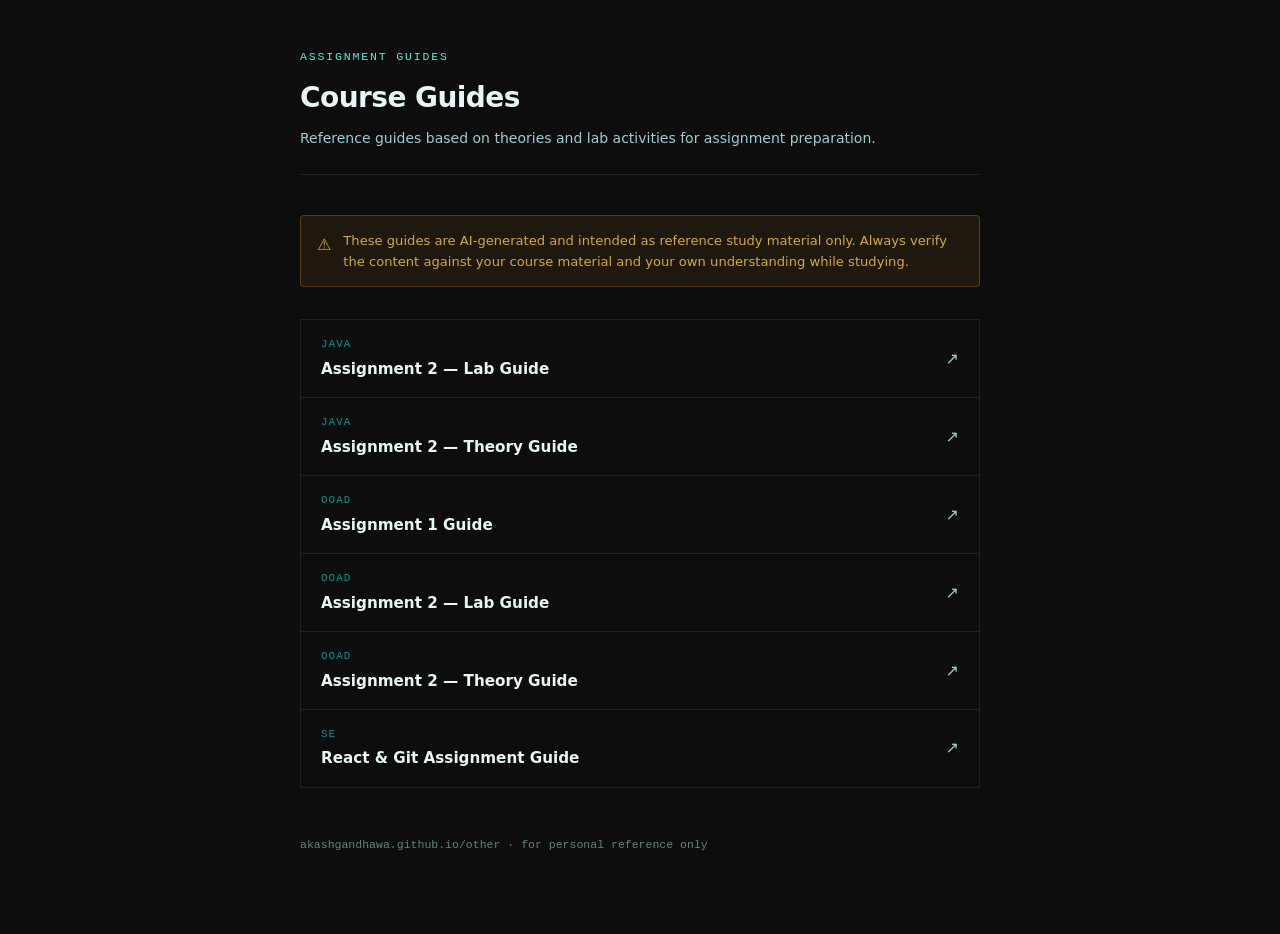
<file: other/index.html>
<!DOCTYPE html>
<html lang="en">

<head>
    <meta charset="UTF-8" />
    <meta name="viewport" content="width=device-width, initial-scale=1.0" />
    <title>Assignment Guides</title>
    <link rel="icon" type="image/svg+xml"
        href="data:image/svg+xml,<svg xmlns='http://www.w3.org/2000/svg' viewBox='0 0 32 32'><rect width='32' height='32' rx='4' fill='%23071515'/><text x='4' y='24' font-size='20' font-family='monospace' fill='%230D9488'>A</text></svg>" />

    <style>
        *,
        *::before,
        *::after {
            box-sizing: border-box;
            margin: 0;
            padding: 0;
        }

        :root {
            --bg: #0D0D0D;
            --surface: #141414;
            --border: #222;
            --teal: #0D9488;
            --teal-t: #5EEAD4;
            --text: #E8F5F5;
            --muted: #9ECECE;
            --f: 'Segoe UI', system-ui, sans-serif;
            --f-mono: 'Fira Code', 'Cascadia Code', monospace;
        }

        html {
            font-size: 16px;
        }

        body {
            background: var(--bg);
            color: var(--text);
            font-family: var(--f);
            line-height: 1.6;
            min-height: 100vh;
            padding: 3rem 5vw 5rem;
        }

        .wrap {
            max-width: 680px;
            margin: 0 auto;
        }

        /* ── HEADER ── */
        .header {
            margin-bottom: 2.5rem;
            padding-bottom: 1.5rem;
            border-bottom: 1px solid var(--border);
        }

        .header__eyebrow {
            font-family: var(--f-mono);
            font-size: 0.72rem;
            letter-spacing: 0.16em;
            text-transform: uppercase;
            color: var(--teal-t);
            margin-bottom: 0.6rem;
        }

        .header__title {
            font-size: 1.75rem;
            font-weight: 700;
            letter-spacing: -0.02em;
            color: var(--text);
            margin-bottom: 0.4rem;
        }

        .header__sub {
            font-size: 0.875rem;
            color: var(--muted);
        }

        /* ── DISCLAIMER ── */
        .disclaimer {
            display: flex;
            gap: 0.75rem;
            align-items: flex-start;
            background: rgba(245, 166, 35, 0.07);
            border: 1px solid rgba(245, 166, 35, 0.25);
            border-radius: 4px;
            padding: 0.9rem 1rem;
            margin-bottom: 2rem;
            font-size: 0.82rem;
            color: #D4A843;
            line-height: 1.6;
        }

        .disclaimer__icon {
            font-size: 1rem;
            flex-shrink: 0;
            margin-top: 0.1rem;
        }

        /* ── GUIDE LIST ── */
        .guide-list {
            display: flex;
            flex-direction: column;
            gap: 0;
            border: 1px solid var(--border);
        }

        .guide-item {
            display: flex;
            align-items: center;
            justify-content: space-between;
            gap: 1rem;
            padding: 1rem 1.25rem;
            border-bottom: 1px solid var(--border);
            text-decoration: none;
            color: inherit;
            transition: background 0.2s;
        }

        .guide-item:last-child {
            border-bottom: none;
        }

        .guide-item:hover {
            background: var(--surface);
        }

        .guide-item:hover .guide-item__title {
            color: var(--teal-t);
        }

        .guide-item:hover .guide-item__arrow {
            color: var(--teal-t);
            transform: translate(3px, -3px);
        }

        .guide-item__left {
            display: flex;
            flex-direction: column;
            gap: 0.2rem;
        }

        .guide-item__tag {
            font-family: var(--f-mono);
            font-size: 0.68rem;
            letter-spacing: 0.1em;
            text-transform: uppercase;
            color: var(--teal);
        }

        .guide-item__title {
            font-size: 0.95rem;
            font-weight: 600;
            color: var(--text);
            transition: color 0.2s;
        }

        .guide-item__arrow {
            color: var(--muted);
            font-size: 1rem;
            flex-shrink: 0;
            transition: transform 0.2s, color 0.2s;
        }

        /* ── FOOTER ── */
        .footer {
            margin-top: 3rem;
            font-family: var(--f-mono);
            font-size: 0.72rem;
            color: var(--muted);
            opacity: 0.6;
        }
    </style>
</head>

<body>
    <div class="wrap">

        <header class="header">
            <div class="header__eyebrow">Assignment Guides</div>
            <div class="header__title">Course Guides</div>
            <div class="header__sub">Reference guides based on theories and lab activities for assignment preparation.
            </div>
        </header>

        <div class="disclaimer">
            <span class="disclaimer__icon">⚠</span>
            <span>These guides are AI-generated and intended as reference study material only. Always verify the content
                against your course material and your own understanding while studying.</span>
        </div>

        <!--
      ══════════════════════════════════════════════
      GUIDE LIST — edit here to add or remove guides
      Each entry:
        href  → filename (relative to this folder)
        tag   → short course/module label
        title → full guide title shown to the user
      ══════════════════════════════════════════════
    -->
        <div class="guide-list">

            <a class="guide-item" target="_blank" rel="noopener" href="java-lab2-guide.html">
                <div class="guide-item__left">
                    <span class="guide-item__tag">Java</span>
                    <span class="guide-item__title">Assignment 2 — Lab Guide</span>
                </div>
                <span class="guide-item__arrow">↗</span>
            </a>

            <a class="guide-item" target="_blank" rel="noopener" href="java-theory2-guide.html">
                <div class="guide-item__left">
                    <span class="guide-item__tag">Java</span>
                    <span class="guide-item__title">Assignment 2 — Theory Guide</span>
                </div>
                <span class="guide-item__arrow">↗</span>
            </a>

            <a class="guide-item" target="_blank" href="ooad-assignment1-guide.html">
                <div class="guide-item__left">
                    <span class="guide-item__tag">OOAD</span>
                    <span class="guide-item__title">Assignment 1 Guide</span>
                </div>
                <span class="guide-item__arrow">↗</span>
            </a>

            <a class="guide-item" target="_blank" href="ooad-assignment2-lab-guide.html">
                <div class="guide-item__left">
                    <span class="guide-item__tag">OOAD</span>
                    <span class="guide-item__title">Assignment 2 — Lab Guide</span>
                </div>
                <span class="guide-item__arrow">↗</span>
            </a>

            <a class="guide-item" target="_blank" href="ooad-assignment2-theory-guide.html">
                <div class="guide-item__left">
                    <span class="guide-item__tag">OOAD</span>
                    <span class="guide-item__title">Assignment 2 — Theory Guide</span>
                </div>
                <span class="guide-item__arrow">↗</span>
            </a>

            <a class="guide-item" target="_blank" href="se-react-git-assignment-guide.html">
                <div class="guide-item__left">
                    <span class="guide-item__tag">SE</span>
                    <span class="guide-item__title">React &amp; Git Assignment Guide</span>
                </div>
                <span class="guide-item__arrow">↗</span>
            </a>

        </div>
        <!-- END GUIDE LIST -->

        <div class="footer">akashgandhawa.github.io/other · for personal reference only</div>

    </div>
</body>

</html>
</file>
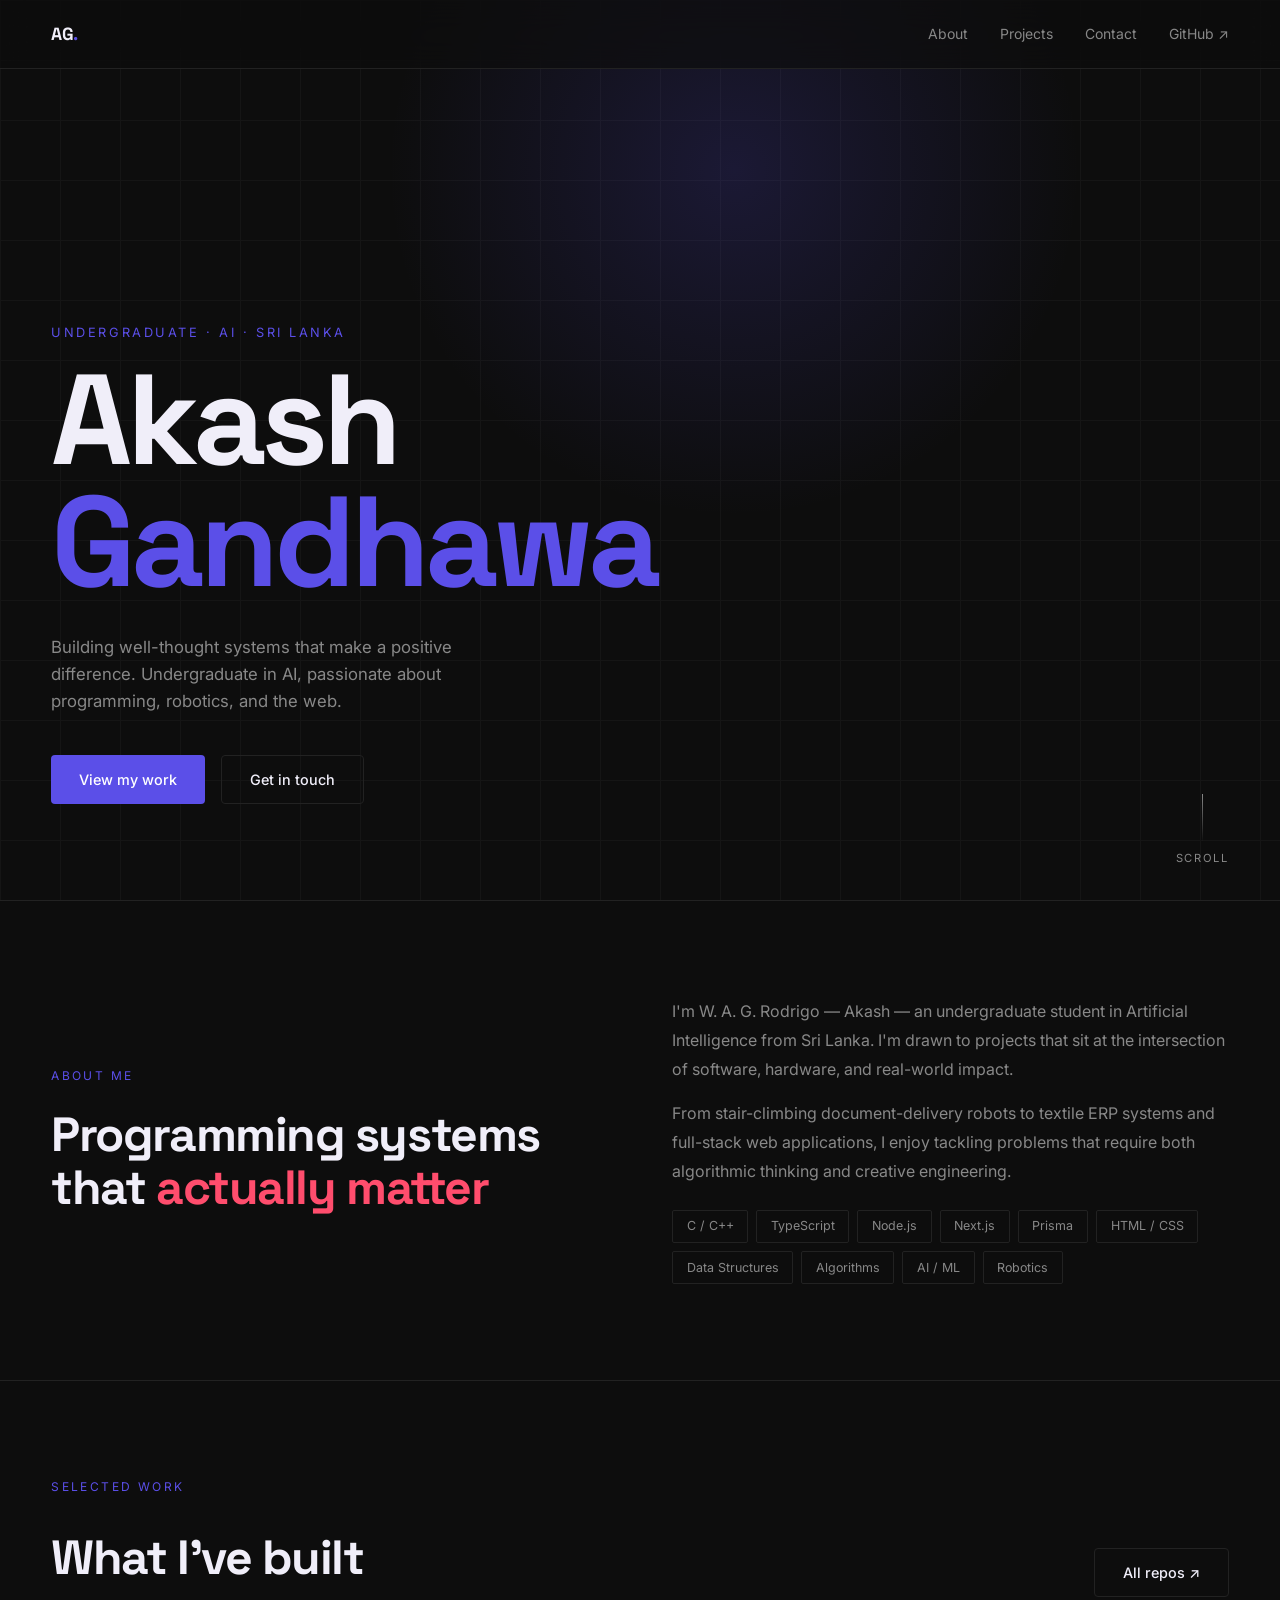
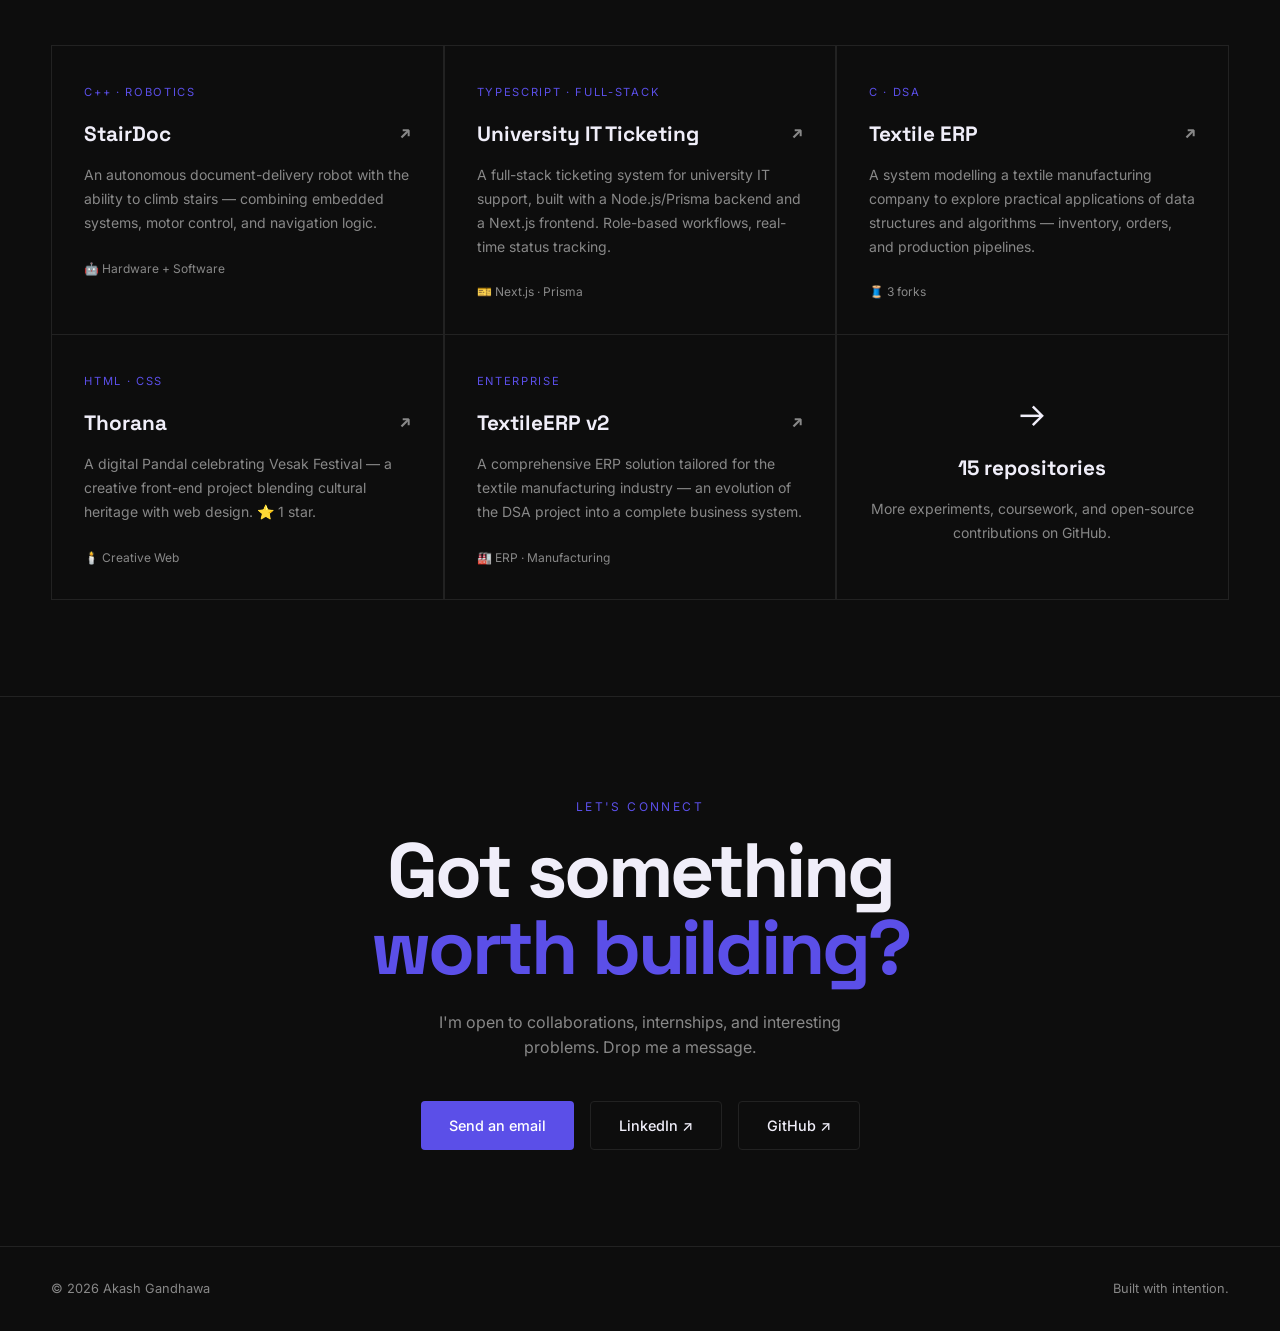
<file: portfolio.html>
<!DOCTYPE html>
<html lang="en">
<head>
<meta charset="UTF-8" />
<meta name="viewport" content="width=device-width, initial-scale=1.0" />
<title>Akash Gandhawa — Developer</title>
<link rel="preconnect" href="https://fonts.googleapis.com" />
<link rel="preconnect" href="https://fonts.gstatic.com" crossorigin />
<link href="https://fonts.googleapis.com/css2?family=Space+Grotesk:wght@400;500;700&family=Inter:wght@400;500&display=swap" rel="stylesheet" />
<style>
  *, *::before, *::after { box-sizing: border-box; margin: 0; padding: 0; }

  :root {
    --bg: #0D0D0D;
    --surface: #141414;
    --indigo: #5B4FE8;
    --indigo-dim: #3D3499;
    --coral: #FF4D6D;
    --text: #F0EEF9;
    --muted: #888;
    --border: #222;
    --font-display: 'Space Grotesk', sans-serif;
    --font-body: 'Inter', sans-serif;
  }

  html { scroll-behavior: smooth; }

  body {
    background: var(--bg);
    color: var(--text);
    font-family: var(--font-body);
    line-height: 1.6;
    overflow-x: hidden;
  }

  /* NAV */
  nav {
    position: fixed;
    top: 0; left: 0; right: 0;
    z-index: 100;
    display: flex;
    justify-content: space-between;
    align-items: center;
    padding: 1.25rem 4vw;
    backdrop-filter: blur(16px);
    background: rgba(13,13,13,0.7);
    border-bottom: 1px solid var(--border);
  }
  .nav-logo {
    font-family: var(--font-display);
    font-weight: 700;
    font-size: 1.1rem;
    letter-spacing: -0.03em;
  }
  .nav-logo span { color: var(--indigo); }
  nav ul {
    list-style: none;
    display: flex;
    gap: 2rem;
  }
  nav a {
    text-decoration: none;
    color: var(--muted);
    font-size: 0.875rem;
    font-family: var(--font-body);
    transition: color 0.2s;
  }
  nav a:hover { color: var(--text); }

  /* HERO */
  .hero {
    min-height: 100vh;
    display: flex;
    flex-direction: column;
    justify-content: flex-end;
    padding: 0 4vw 6rem;
    position: relative;
    overflow: hidden;
  }

  .hero-bg-grid {
    position: absolute;
    inset: 0;
    background-image:
      linear-gradient(var(--border) 1px, transparent 1px),
      linear-gradient(90deg, var(--border) 1px, transparent 1px);
    background-size: 60px 60px;
    opacity: 0.4;
  }

  .hero-bg-glow {
    position: absolute;
    top: -20%;
    left: 30%;
    width: 700px;
    height: 700px;
    background: radial-gradient(ellipse at center, rgba(91,79,232,0.18) 0%, transparent 70%);
    pointer-events: none;
  }

  .hero-eyebrow {
    font-family: var(--font-body);
    font-size: 0.8rem;
    letter-spacing: 0.2em;
    text-transform: uppercase;
    color: var(--indigo);
    margin-bottom: 1rem;
    opacity: 0;
    animation: fadeUp 0.6s 0.2s forwards;
  }

  .hero-name {
    font-family: var(--font-display);
    font-size: clamp(3.5rem, 10vw, 9rem);
    font-weight: 700;
    line-height: 0.95;
    letter-spacing: -0.04em;
    position: relative;
    overflow: hidden;
  }

  .hero-name .line {
    display: block;
    opacity: 0;
    transform: translateY(60px);
  }
  .hero-name .line:nth-child(1) { animation: slideUp 0.7s 0.4s cubic-bezier(0.16,1,0.3,1) forwards; }
  .hero-name .line:nth-child(2) { animation: slideUp 0.7s 0.55s cubic-bezier(0.16,1,0.3,1) forwards; }

  .hero-name .accent { color: var(--indigo); }

  .hero-sub {
    margin-top: 2rem;
    max-width: 480px;
    color: var(--muted);
    font-size: 1.05rem;
    opacity: 0;
    animation: fadeUp 0.6s 0.9s forwards;
  }

  .hero-cta {
    margin-top: 2.5rem;
    display: flex;
    gap: 1rem;
    flex-wrap: wrap;
    opacity: 0;
    animation: fadeUp 0.6s 1.1s forwards;
  }

  .btn {
    display: inline-flex;
    align-items: center;
    gap: 0.5rem;
    padding: 0.75rem 1.75rem;
    border-radius: 4px;
    font-family: var(--font-body);
    font-size: 0.9rem;
    font-weight: 500;
    text-decoration: none;
    cursor: pointer;
    transition: transform 0.2s, box-shadow 0.2s;
    border: none;
  }
  .btn-primary {
    background: var(--indigo);
    color: #fff;
  }
  .btn-primary:hover {
    transform: translateY(-2px);
    box-shadow: 0 8px 24px rgba(91,79,232,0.4);
  }
  .btn-ghost {
    background: transparent;
    color: var(--text);
    border: 1px solid var(--border);
  }
  .btn-ghost:hover {
    border-color: var(--indigo);
    color: var(--indigo);
  }

  .hero-scroll-hint {
    position: absolute;
    bottom: 2rem;
    right: 4vw;
    display: flex;
    flex-direction: column;
    align-items: center;
    gap: 0.5rem;
    color: var(--muted);
    font-size: 0.7rem;
    letter-spacing: 0.15em;
    text-transform: uppercase;
    opacity: 0;
    animation: fadeUp 0.6s 1.4s forwards;
  }
  .scroll-line {
    width: 1px;
    height: 48px;
    background: linear-gradient(to bottom, var(--muted), transparent);
    animation: scrollPulse 1.8s ease-in-out infinite;
  }

  /* ABOUT */
  .about {
    padding: 6rem 4vw;
    display: grid;
    grid-template-columns: 1fr 1fr;
    gap: 4rem;
    align-items: center;
    border-top: 1px solid var(--border);
  }

  .section-label {
    font-size: 0.75rem;
    letter-spacing: 0.2em;
    text-transform: uppercase;
    color: var(--indigo);
    margin-bottom: 1.5rem;
  }

  .about-heading {
    font-family: var(--font-display);
    font-size: clamp(2rem, 4vw, 3rem);
    font-weight: 700;
    line-height: 1.1;
    letter-spacing: -0.03em;
  }
  .about-heading em {
    font-style: normal;
    color: var(--coral);
  }

  .about-body {
    color: var(--muted);
    font-size: 1rem;
    line-height: 1.8;
  }
  .about-body p + p { margin-top: 1rem; }

  .skills-grid {
    display: flex;
    flex-wrap: wrap;
    gap: 0.5rem;
    margin-top: 1.5rem;
  }
  .skill-tag {
    padding: 0.35rem 0.85rem;
    border: 1px solid var(--border);
    border-radius: 2px;
    font-size: 0.78rem;
    color: var(--muted);
    font-family: var(--font-body);
    transition: border-color 0.2s, color 0.2s;
  }
  .skill-tag:hover {
    border-color: var(--indigo);
    color: var(--indigo);
  }

  /* PROJECTS */
  .projects {
    padding: 6rem 4vw;
    border-top: 1px solid var(--border);
  }

  .projects-header {
    display: flex;
    justify-content: space-between;
    align-items: flex-end;
    margin-bottom: 3rem;
  }

  .projects-heading {
    font-family: var(--font-display);
    font-size: clamp(2rem, 4vw, 3rem);
    font-weight: 700;
    letter-spacing: -0.03em;
  }

  .projects-grid {
    display: grid;
    grid-template-columns: repeat(auto-fill, minmax(320px, 1fr));
    gap: 1.5px;
    background: var(--border);
    border: 1px solid var(--border);
  }

  .project-card {
    background: var(--bg);
    padding: 2rem;
    position: relative;
    transition: background 0.2s;
    text-decoration: none;
    color: inherit;
    display: block;
    overflow: hidden;
  }
  .project-card::before {
    content: '';
    position: absolute;
    inset: 0;
    background: linear-gradient(135deg, rgba(91,79,232,0.08), transparent);
    opacity: 0;
    transition: opacity 0.3s;
  }
  .project-card:hover::before { opacity: 1; }
  .project-card:hover .project-arrow { transform: translate(4px, -4px); color: var(--indigo); }

  .project-lang {
    display: inline-block;
    font-size: 0.7rem;
    letter-spacing: 0.15em;
    text-transform: uppercase;
    color: var(--indigo);
    margin-bottom: 1rem;
    font-family: var(--font-body);
  }

  .project-name {
    font-family: var(--font-display);
    font-size: 1.3rem;
    font-weight: 700;
    margin-bottom: 0.75rem;
    display: flex;
    justify-content: space-between;
    align-items: flex-start;
  }

  .project-arrow {
    font-size: 1.1rem;
    color: var(--muted);
    transition: transform 0.2s, color 0.2s;
    flex-shrink: 0;
    margin-left: 0.5rem;
  }

  .project-desc {
    font-size: 0.875rem;
    color: var(--muted);
    line-height: 1.7;
  }

  .project-meta {
    margin-top: 1.5rem;
    display: flex;
    gap: 1rem;
    font-size: 0.75rem;
    color: var(--muted);
  }
  .project-meta span { display: flex; align-items: center; gap: 0.3rem; }

  /* CONTACT */
  .contact {
    padding: 6rem 4vw;
    border-top: 1px solid var(--border);
    text-align: center;
  }

  .contact-heading {
    font-family: var(--font-display);
    font-size: clamp(2.5rem, 6vw, 5rem);
    font-weight: 700;
    letter-spacing: -0.04em;
    line-height: 1;
    margin-bottom: 1.5rem;
  }
  .contact-heading .accent { color: var(--indigo); }

  .contact-sub {
    color: var(--muted);
    max-width: 420px;
    margin: 0 auto 2.5rem;
  }

  .contact-links {
    display: flex;
    justify-content: center;
    gap: 1rem;
    flex-wrap: wrap;
  }

  /* FOOTER */
  footer {
    padding: 2rem 4vw;
    border-top: 1px solid var(--border);
    display: flex;
    justify-content: space-between;
    align-items: center;
    color: var(--muted);
    font-size: 0.8rem;
  }

  /* ANIMATIONS */
  @keyframes slideUp {
    to { opacity: 1; transform: translateY(0); }
  }
  @keyframes fadeUp {
    from { opacity: 0; transform: translateY(16px); }
    to { opacity: 1; transform: translateY(0); }
  }
  @keyframes scrollPulse {
    0%, 100% { opacity: 0.4; }
    50% { opacity: 1; }
  }

  /* REVEAL ON SCROLL */
  .reveal {
    opacity: 0;
    transform: translateY(32px);
    transition: opacity 0.7s ease, transform 0.7s ease;
  }
  .reveal.visible {
    opacity: 1;
    transform: none;
  }

  /* RESPONSIVE */
  @media (max-width: 768px) {
    nav ul { display: none; }
    .about { grid-template-columns: 1fr; gap: 2rem; }
    .projects-header { flex-direction: column; align-items: flex-start; gap: 1rem; }
    .projects-grid { grid-template-columns: 1fr; }
  }

  @media (prefers-reduced-motion: reduce) {
    *, *::before, *::after { animation-duration: 0.01ms !important; transition-duration: 0.01ms !important; }
  }
</style>
</head>
<body>

<!-- NAV -->
<nav>
  <div class="nav-logo">AG<span>.</span></div>
  <ul>
    <li><a href="#about">About</a></li>
    <li><a href="#projects">Projects</a></li>
    <li><a href="#contact">Contact</a></li>
    <li><a href="https://github.com/AkashGandhawa" target="_blank" rel="noopener">GitHub ↗</a></li>
  </ul>
</nav>

<!-- HERO -->
<section class="hero">
  <div class="hero-bg-grid"></div>
  <div class="hero-bg-glow"></div>

  <div class="hero-eyebrow">Undergraduate · AI · Sri Lanka</div>

  <h1 class="hero-name">
    <span class="line">Akash</span>
    <span class="line"><span class="accent">Gandhawa</span></span>
  </h1>

  <p class="hero-sub">
    Building well-thought systems that make a positive difference. Undergraduate in AI, passionate about programming, robotics, and the web.
  </p>

  <div class="hero-cta">
    <a href="#projects" class="btn btn-primary">View my work</a>
    <a href="#contact" class="btn btn-ghost">Get in touch</a>
  </div>

  <div class="hero-scroll-hint">
    <div class="scroll-line"></div>
    Scroll
  </div>
</section>

<!-- ABOUT -->
<section class="about" id="about">
  <div class="reveal">
    <div class="section-label">About me</div>
    <h2 class="about-heading">
      Programming systems<br />that <em>actually matter</em>
    </h2>
  </div>
  <div class="reveal">
    <div class="about-body">
      <p>
        I'm W. A. G. Rodrigo — Akash — an undergraduate student in Artificial Intelligence from Sri Lanka. I'm drawn to projects that sit at the intersection of software, hardware, and real-world impact.
      </p>
      <p>
        From stair-climbing document-delivery robots to textile ERP systems and full-stack web applications, I enjoy tackling problems that require both algorithmic thinking and creative engineering.
      </p>
    </div>
    <div class="skills-grid">
      <span class="skill-tag">C / C++</span>
      <span class="skill-tag">TypeScript</span>
      <span class="skill-tag">Node.js</span>
      <span class="skill-tag">Next.js</span>
      <span class="skill-tag">Prisma</span>
      <span class="skill-tag">HTML / CSS</span>
      <span class="skill-tag">Data Structures</span>
      <span class="skill-tag">Algorithms</span>
      <span class="skill-tag">AI / ML</span>
      <span class="skill-tag">Robotics</span>
    </div>
  </div>
</section>

<!-- PROJECTS -->
<section class="projects" id="projects">
  <div class="projects-header reveal">
    <div>
      <div class="section-label">Selected work</div>
      <h2 class="projects-heading">What I've built</h2>
    </div>
    <a href="https://github.com/AkashGandhawa?tab=repositories" target="_blank" rel="noopener" class="btn btn-ghost">All repos ↗</a>
  </div>

  <div class="projects-grid reveal">

    <a href="https://github.com/AkashGandhawa/stairdoc" target="_blank" rel="noopener" class="project-card">
      <span class="project-lang">C++ · Robotics</span>
      <div class="project-name">
        StairDoc
        <span class="project-arrow">↗</span>
      </div>
      <p class="project-desc">An autonomous document-delivery robot with the ability to climb stairs — combining embedded systems, motor control, and navigation logic.</p>
      <div class="project-meta">
        <span>🤖 Hardware + Software</span>
      </div>
    </a>

    <a href="https://github.com/AkashGandhawa/ticket-system" target="_blank" rel="noopener" class="project-card">
      <span class="project-lang">TypeScript · Full-Stack</span>
      <div class="project-name">
        University IT Ticketing
        <span class="project-arrow">↗</span>
      </div>
      <p class="project-desc">A full-stack ticketing system for university IT support, built with a Node.js/Prisma backend and a Next.js frontend. Role-based workflows, real-time status tracking.</p>
      <div class="project-meta">
        <span>🎫 Next.js · Prisma</span>
      </div>
    </a>

    <a href="https://github.com/AkashGandhawa/textile-erp" target="_blank" rel="noopener" class="project-card">
      <span class="project-lang">C · DSA</span>
      <div class="project-name">
        Textile ERP
        <span class="project-arrow">↗</span>
      </div>
      <p class="project-desc">A system modelling a textile manufacturing company to explore practical applications of data structures and algorithms — inventory, orders, and production pipelines.</p>
      <div class="project-meta">
        <span>🧵 3 forks</span>
      </div>
    </a>

    <a href="https://github.com/AkashGandhawa/thorana" target="_blank" rel="noopener" class="project-card">
      <span class="project-lang">HTML · CSS</span>
      <div class="project-name">
        Thorana
        <span class="project-arrow">↗</span>
      </div>
      <p class="project-desc">A digital Pandal celebrating Vesak Festival — a creative front-end project blending cultural heritage with web design. ⭐ 1 star.</p>
      <div class="project-meta">
        <span>🕯️ Creative Web</span>
      </div>
    </a>

    <a href="https://github.com/AkashGandhawa/TextileERP" target="_blank" rel="noopener" class="project-card">
      <span class="project-lang">Enterprise</span>
      <div class="project-name">
        TextileERP v2
        <span class="project-arrow">↗</span>
      </div>
      <p class="project-desc">A comprehensive ERP solution tailored for the textile manufacturing industry — an evolution of the DSA project into a complete business system.</p>
      <div class="project-meta">
        <span>🏭 ERP · Manufacturing</span>
      </div>
    </a>

    <a href="https://github.com/AkashGandhawa" target="_blank" rel="noopener" class="project-card" style="display:flex;flex-direction:column;justify-content:center;align-items:center;text-align:center;min-height:200px;">
      <div style="font-size:2rem;margin-bottom:0.75rem;">→</div>
      <div class="project-name" style="justify-content:center;">15 repositories</div>
      <p class="project-desc">More experiments, coursework, and open-source contributions on GitHub.</p>
    </a>

  </div>
</section>

<!-- CONTACT -->
<section class="contact" id="contact">
  <div class="section-label reveal" style="display:inline-block;margin-bottom:1rem;">Let's connect</div>
  <h2 class="contact-heading reveal">
    Got something<br /><span class="accent">worth building?</span>
  </h2>
  <p class="contact-sub reveal">
    I'm open to collaborations, internships, and interesting problems. Drop me a message.
  </p>
  <div class="contact-links reveal">
    <a href="mailto:akash@example.com" class="btn btn-primary">Send an email</a>
    <a href="https://www.linkedin.com/in/akash-gandhawa/" target="_blank" rel="noopener" class="btn btn-ghost">LinkedIn ↗</a>
    <a href="https://github.com/AkashGandhawa" target="_blank" rel="noopener" class="btn btn-ghost">GitHub ↗</a>
  </div>
</section>

<!-- FOOTER -->
<footer>
  <span>© 2026 Akash Gandhawa</span>
  <span>Built with intention.</span>
</footer>

<script>
  // Scroll reveal
  const reveals = document.querySelectorAll('.reveal');
  const observer = new IntersectionObserver((entries) => {
    entries.forEach(e => {
      if (e.isIntersecting) {
        e.target.classList.add('visible');
        observer.unobserve(e.target);
      }
    });
  }, { threshold: 0.12 });
  reveals.forEach(el => observer.observe(el));
</script>

</body>
</html>
</file>
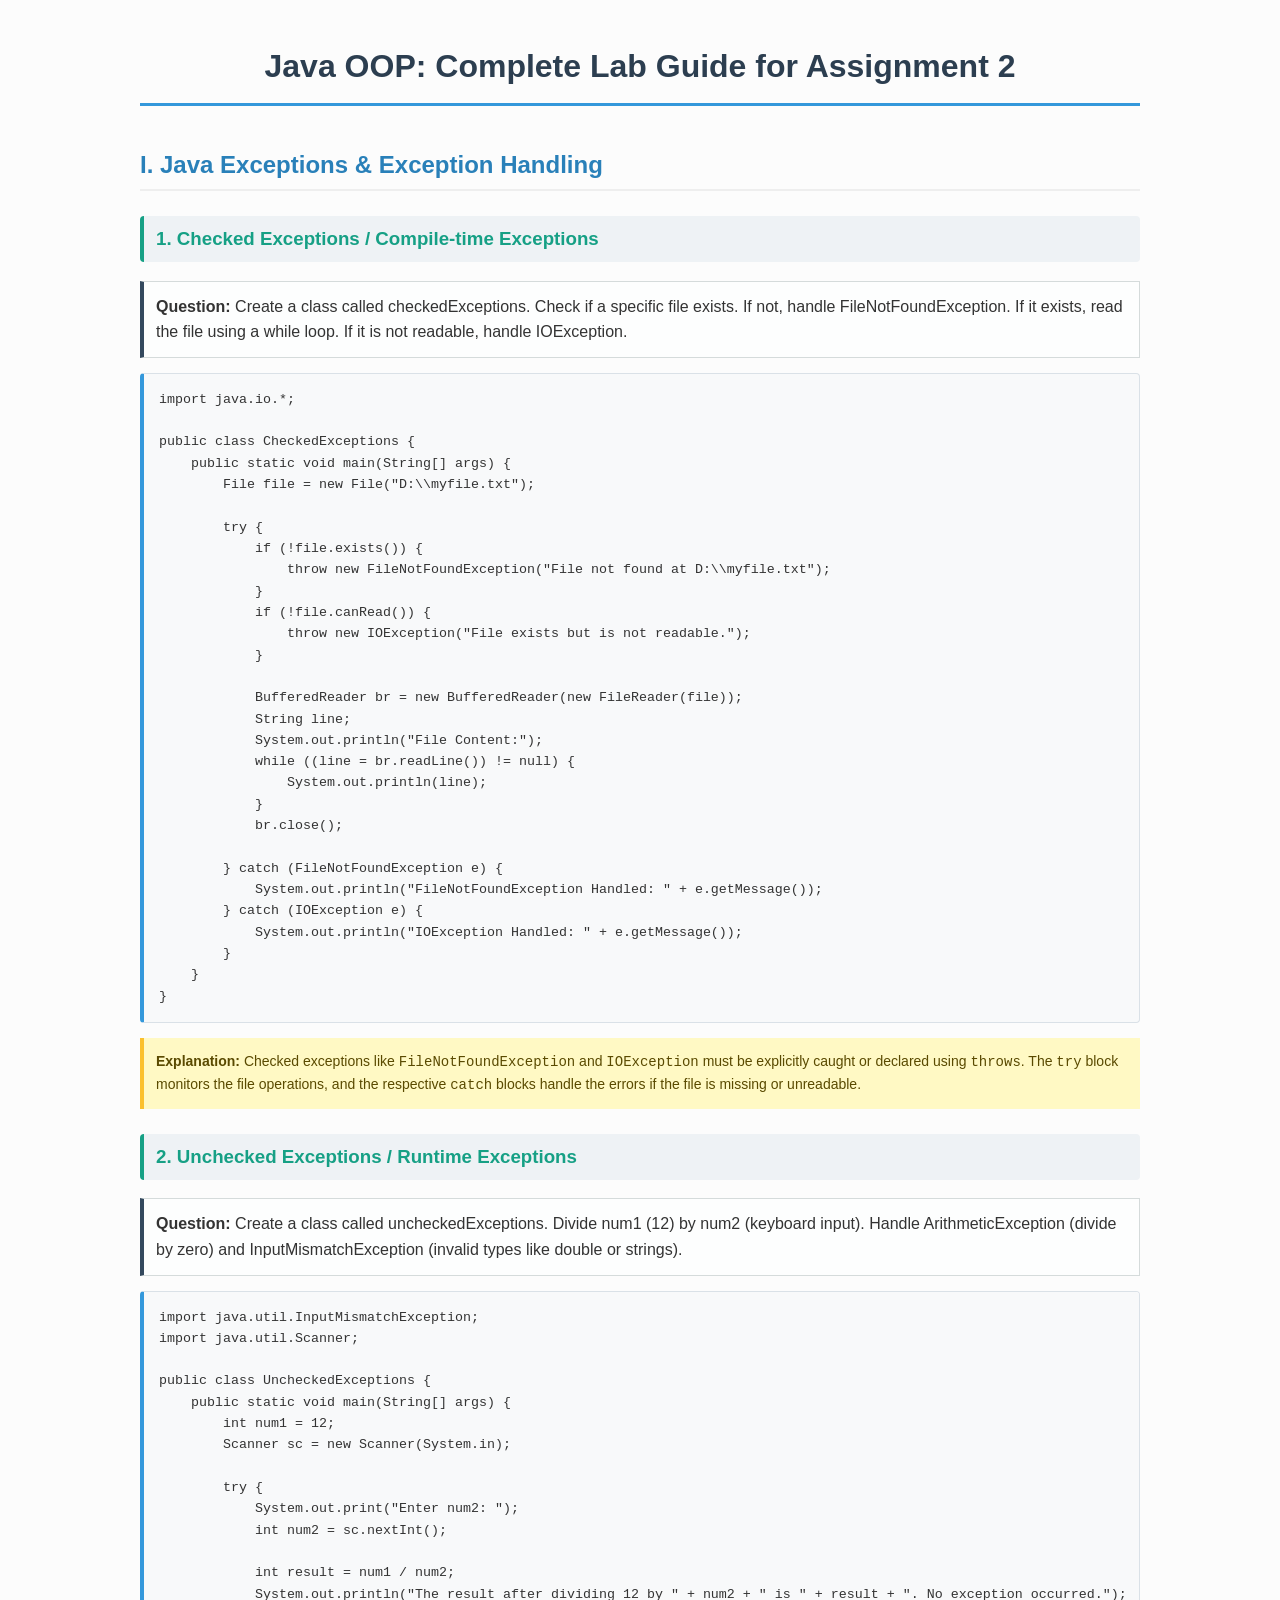
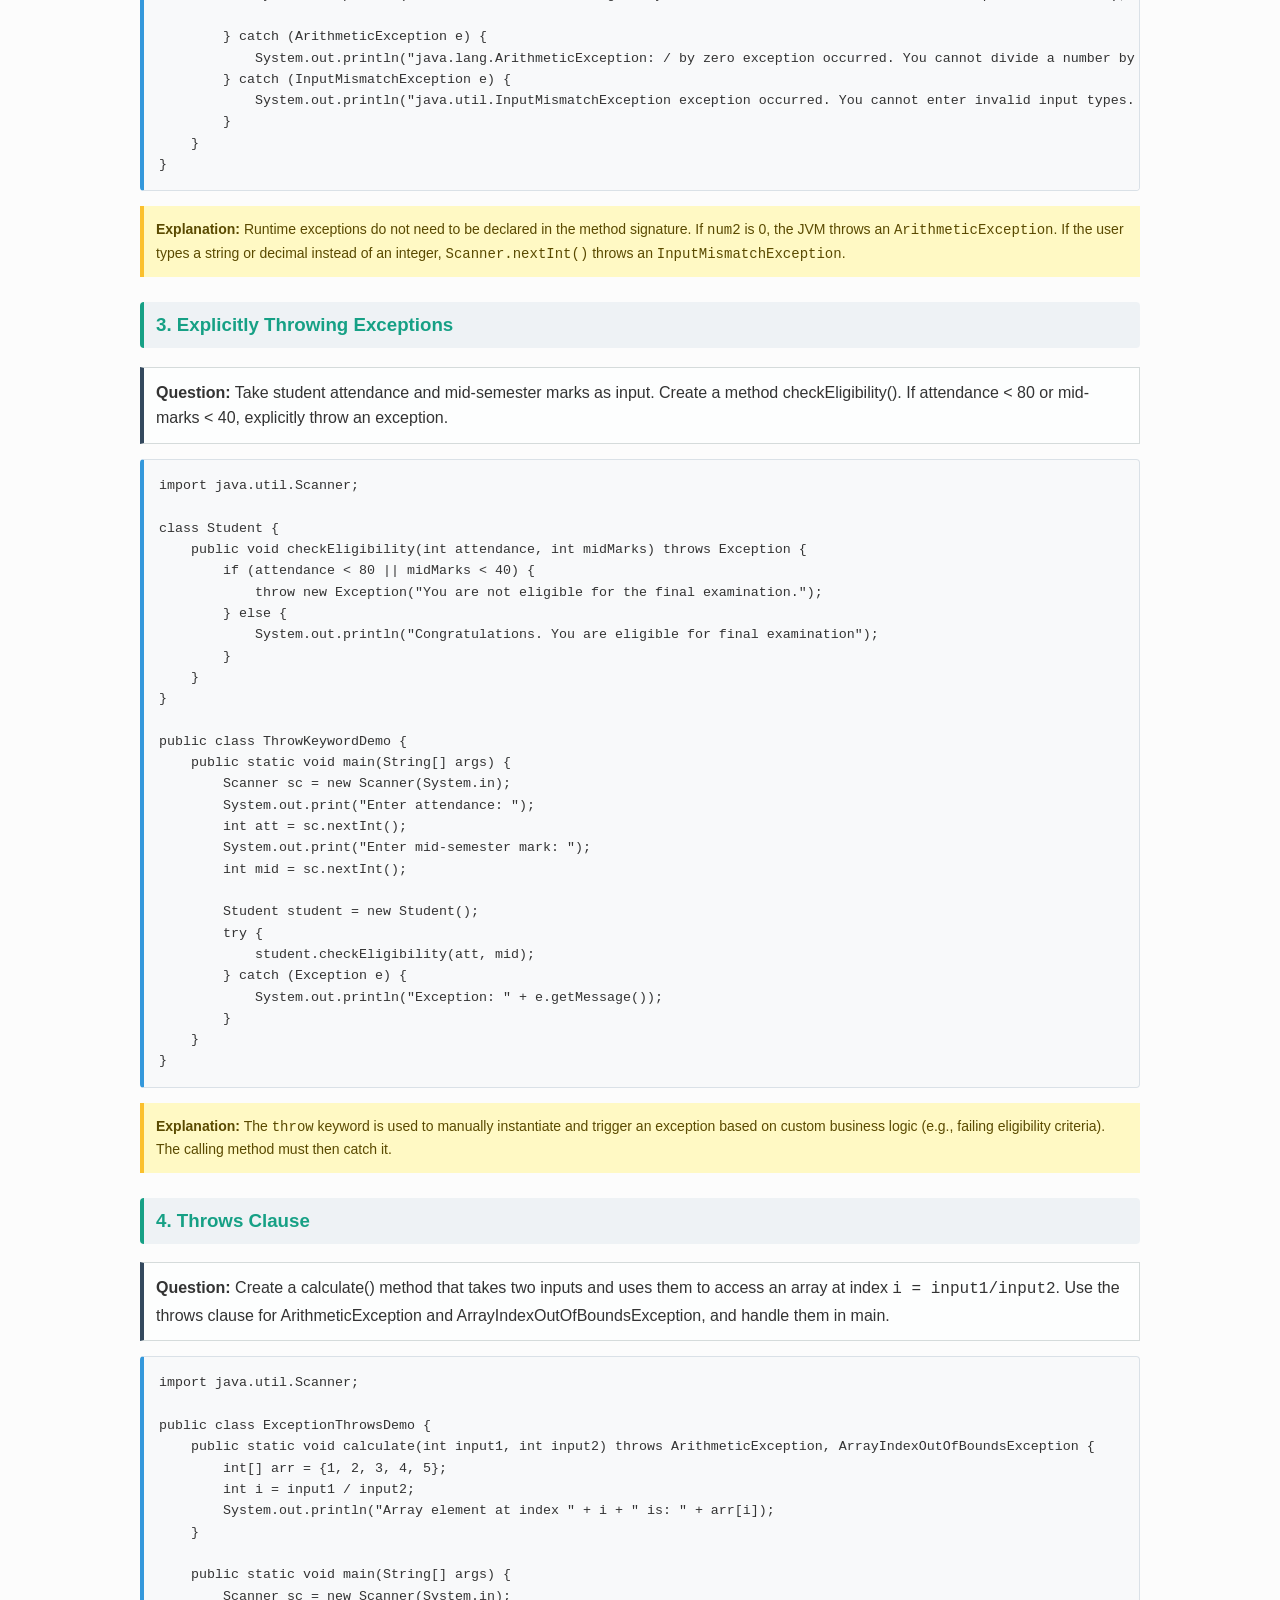
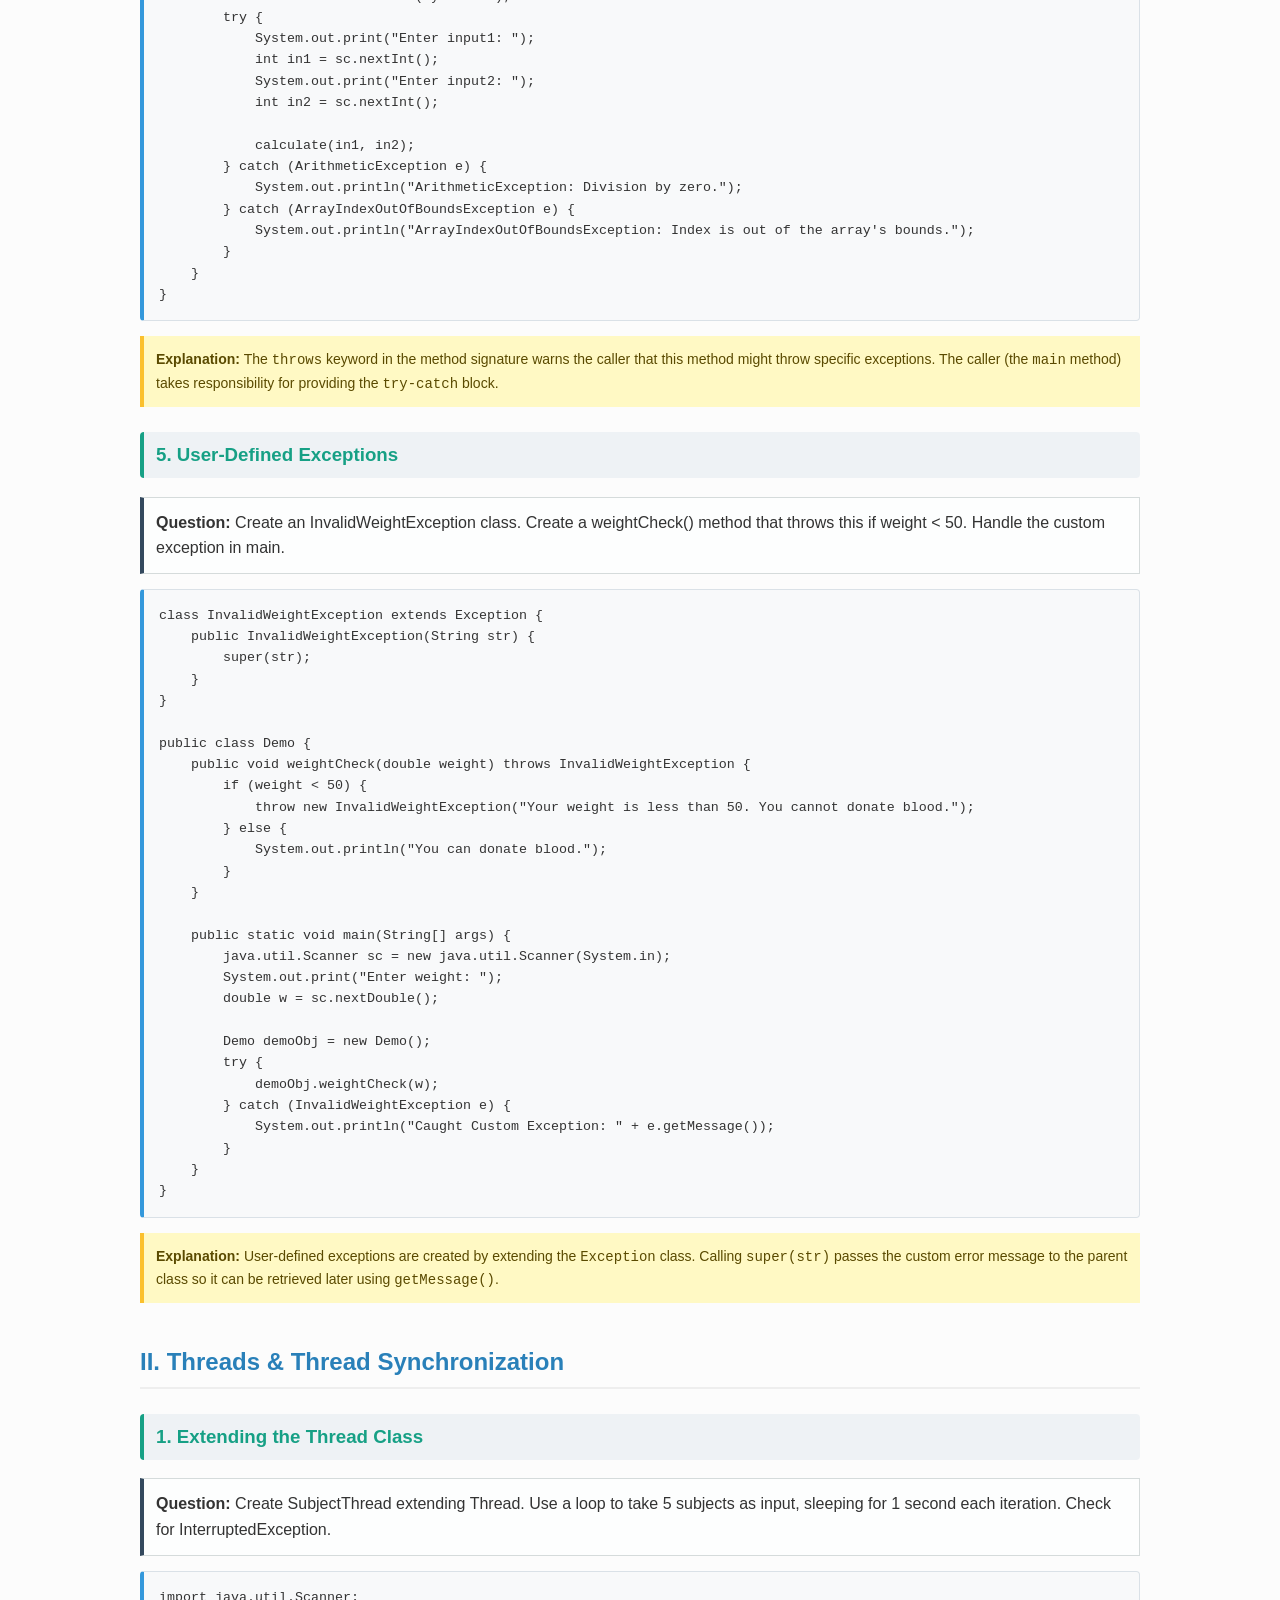
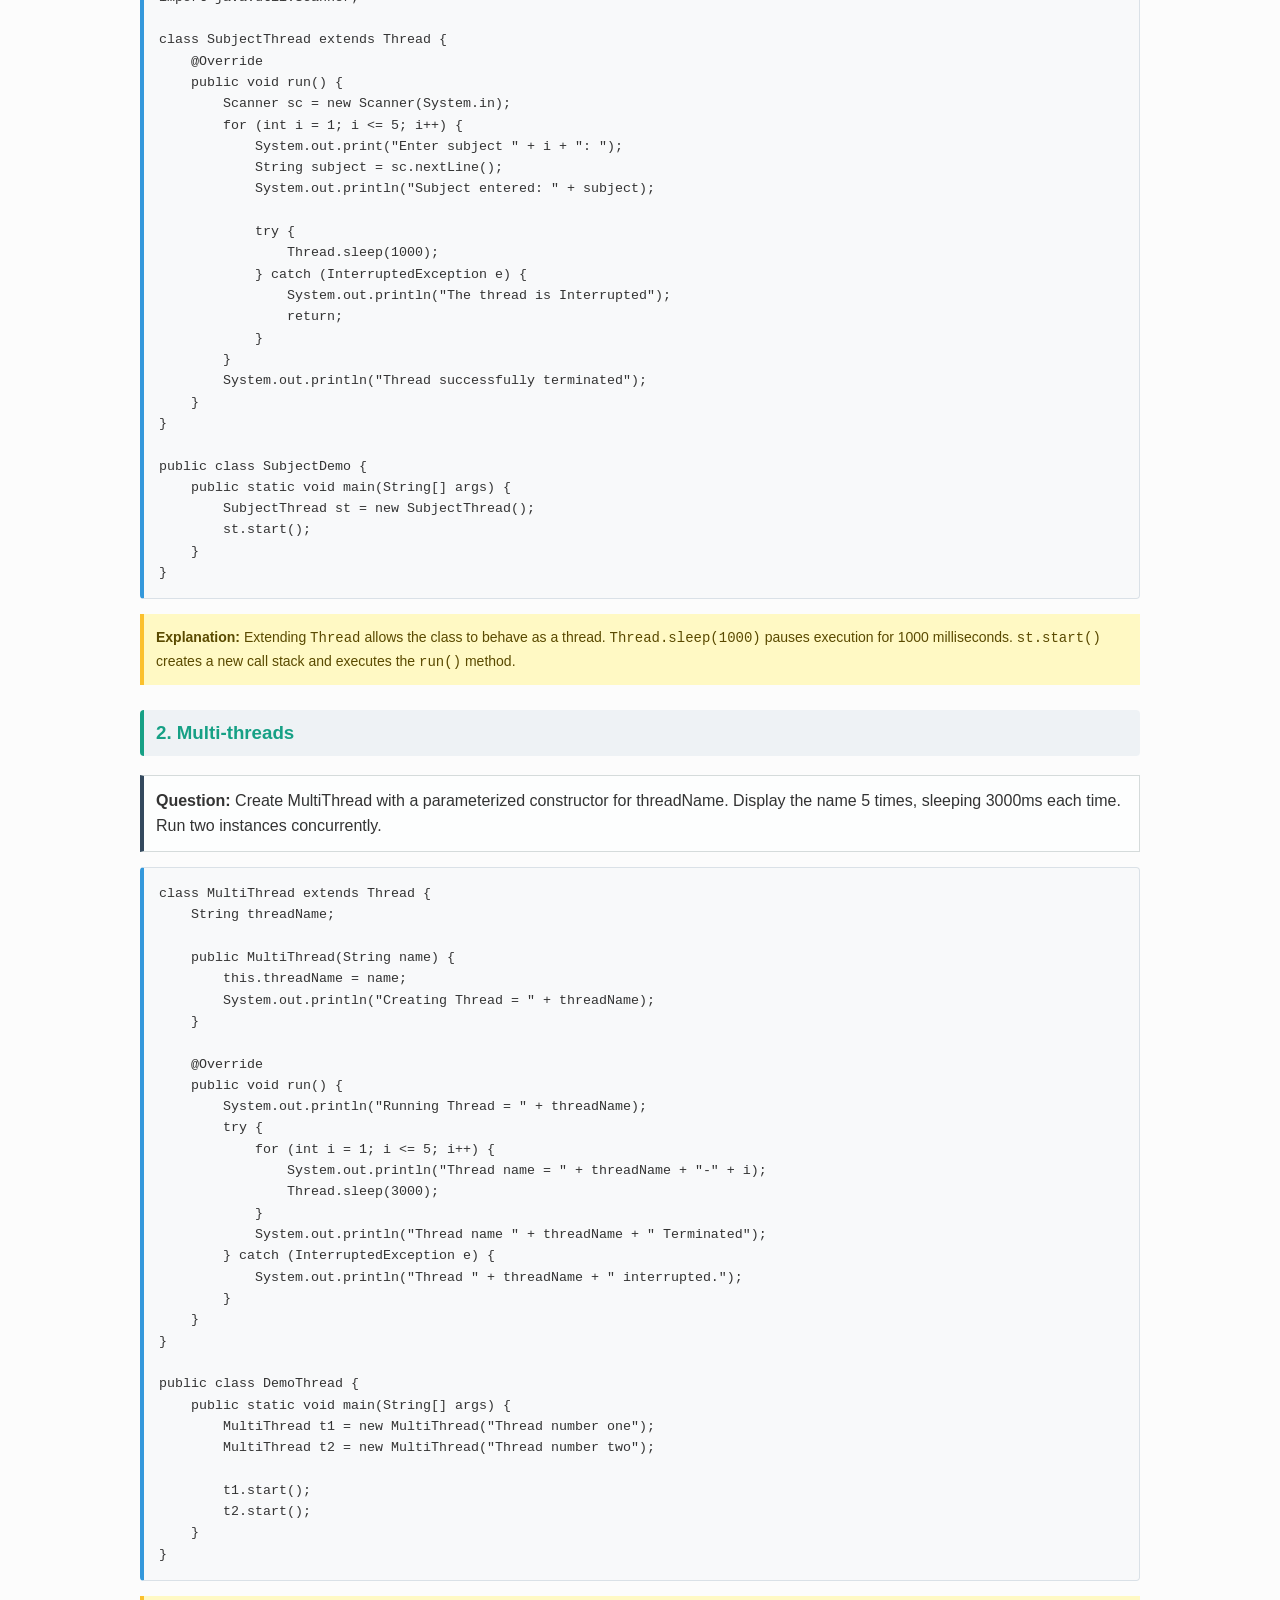
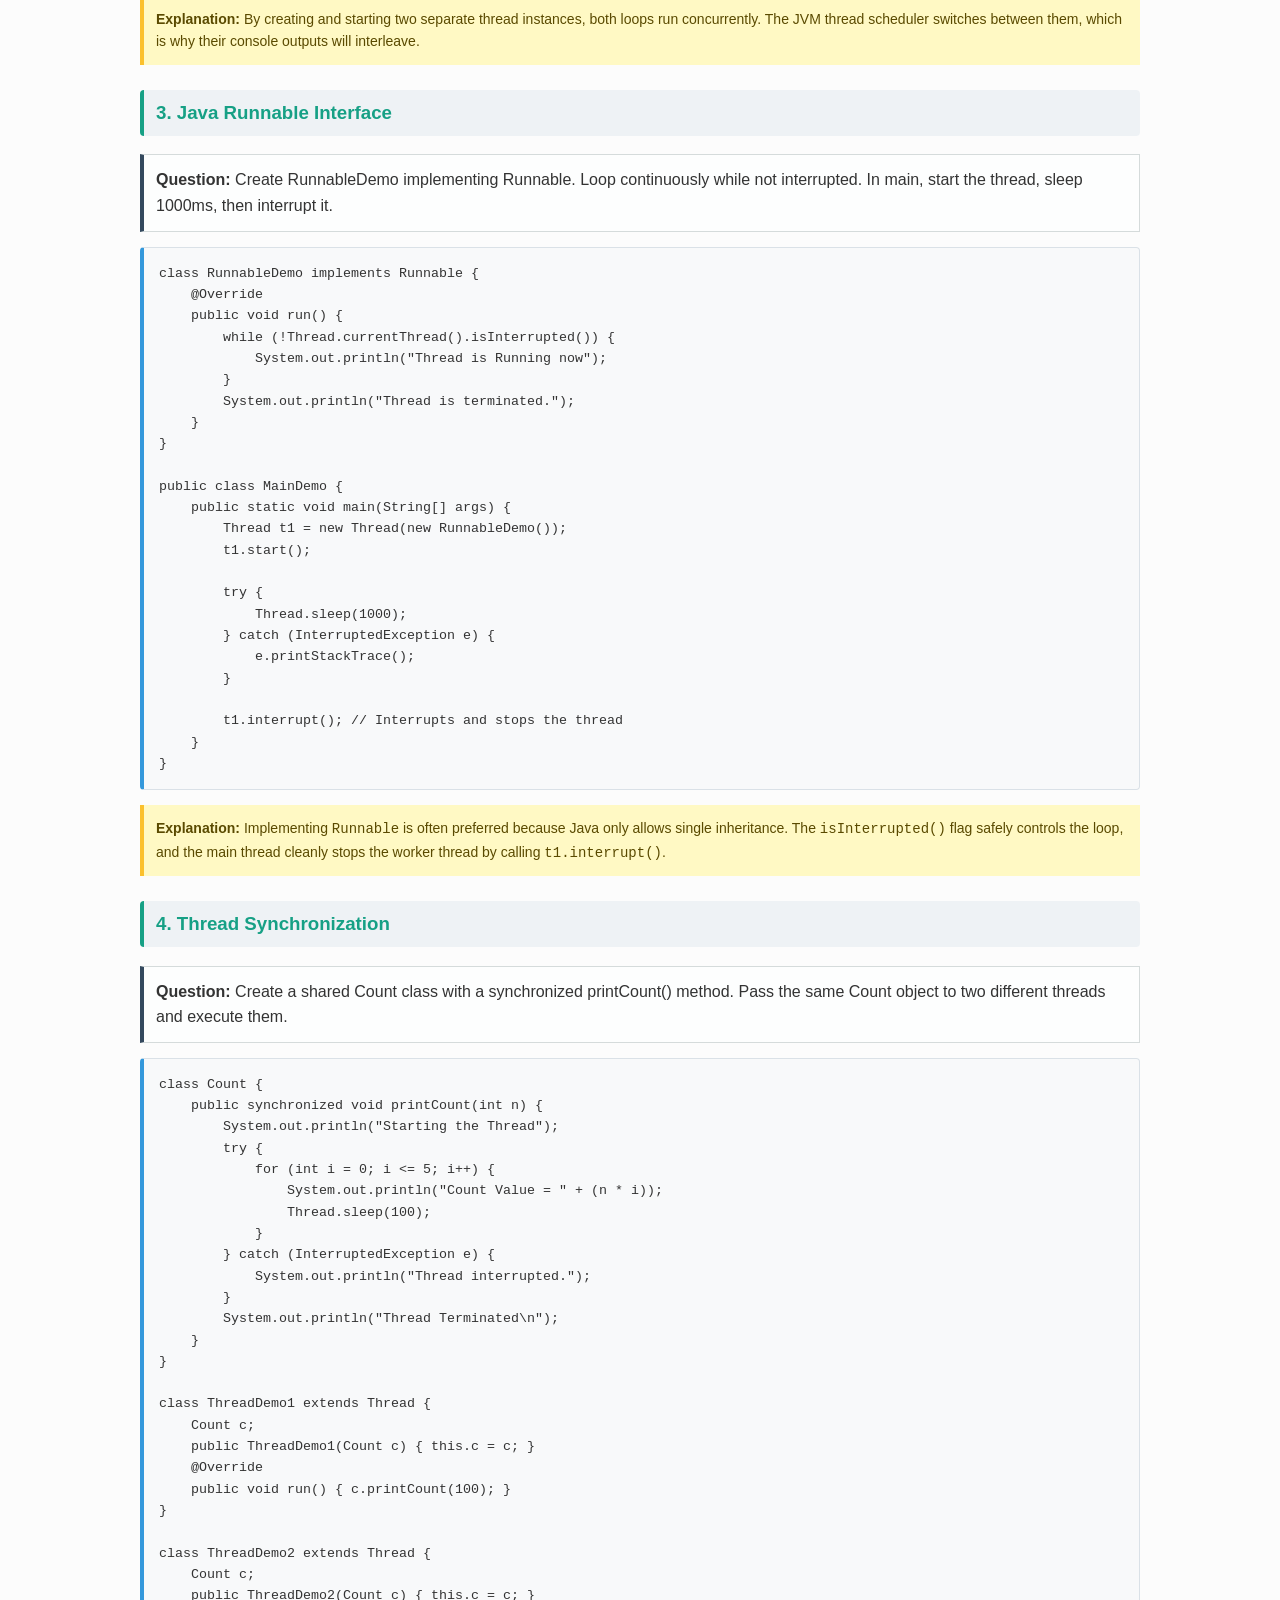
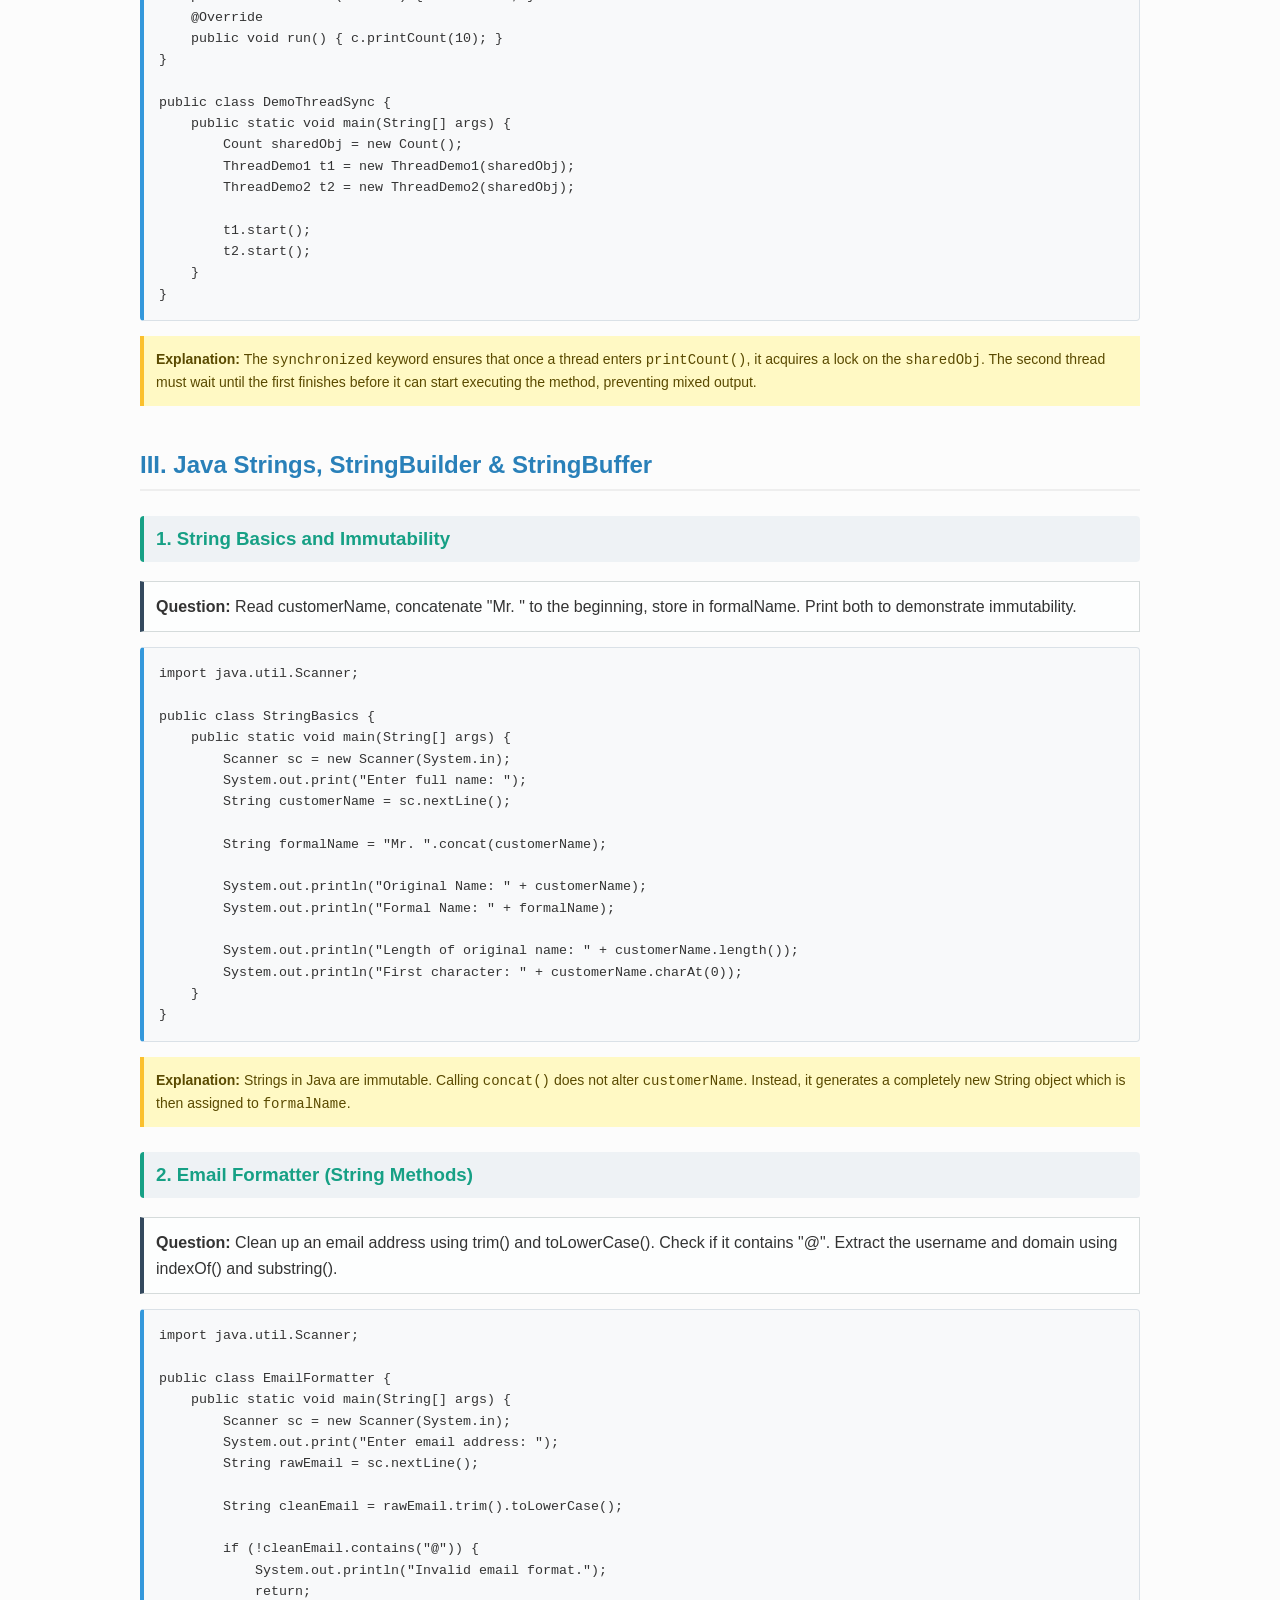
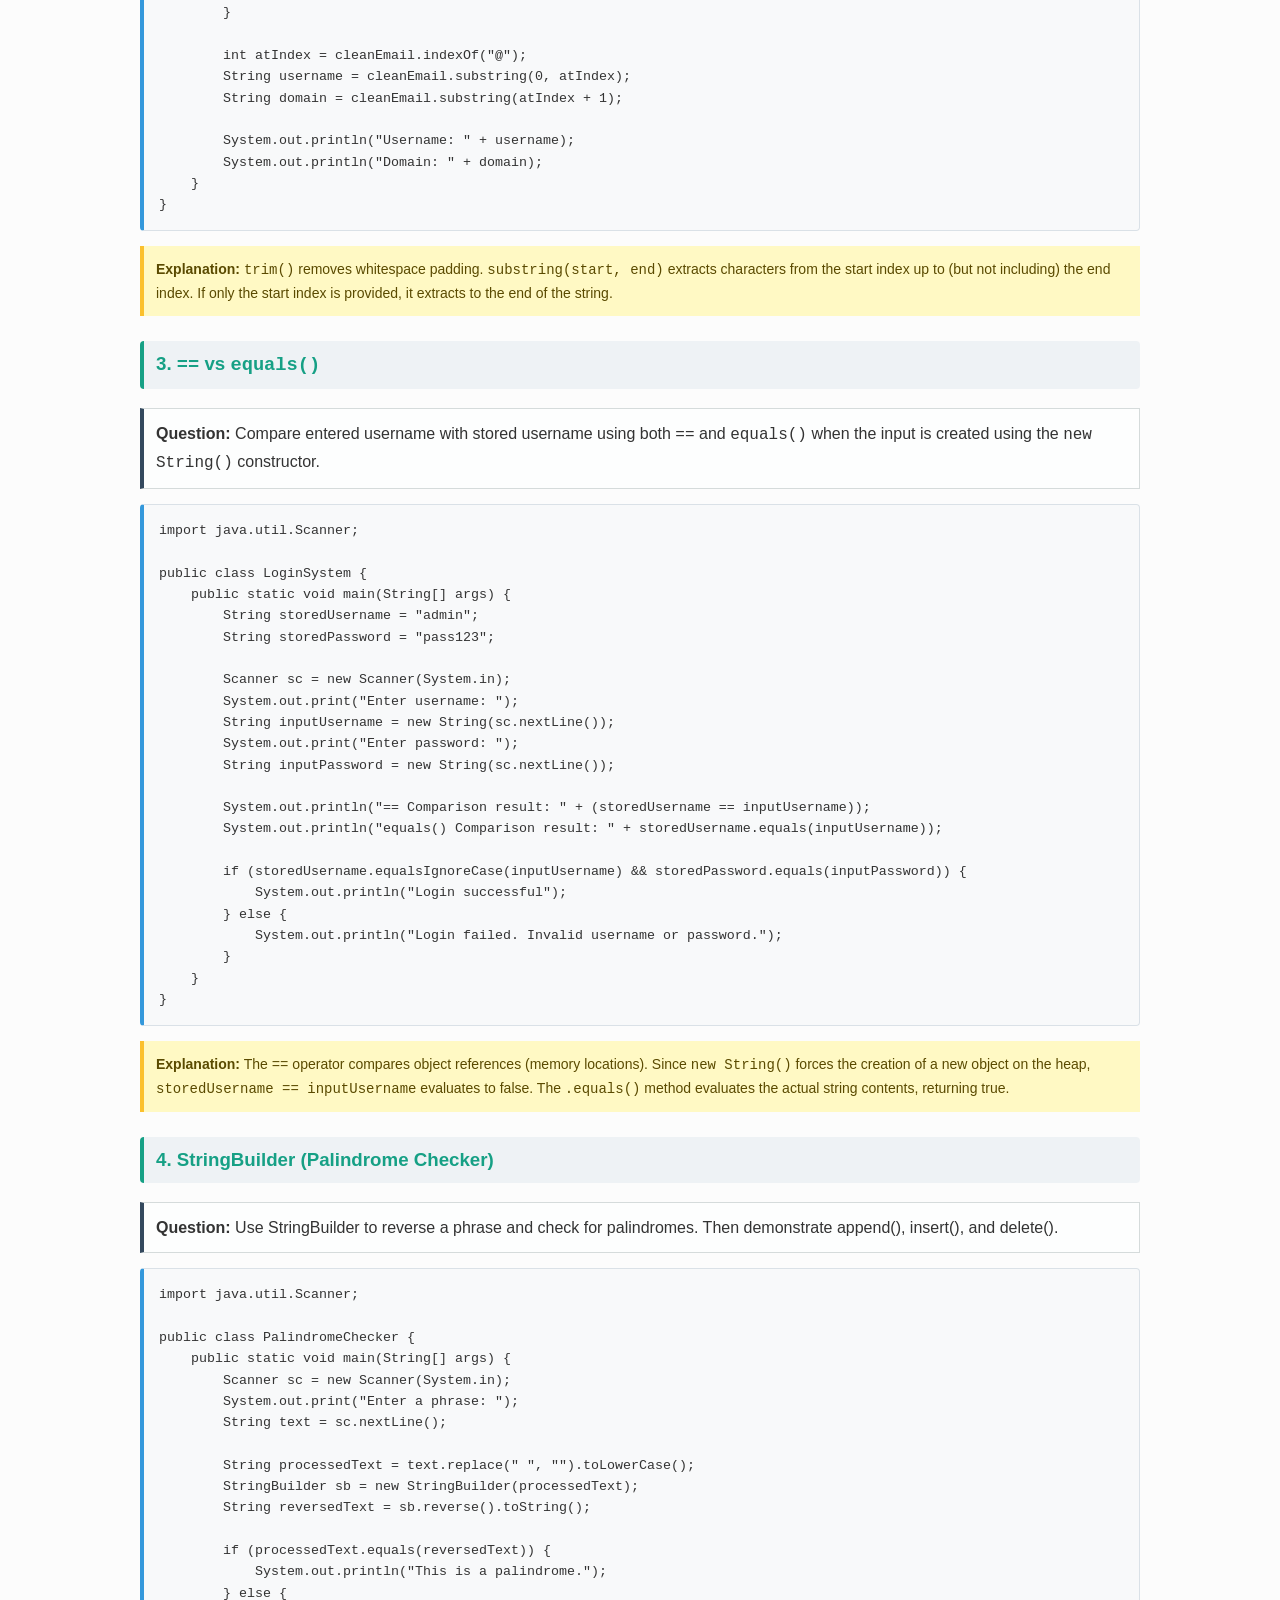
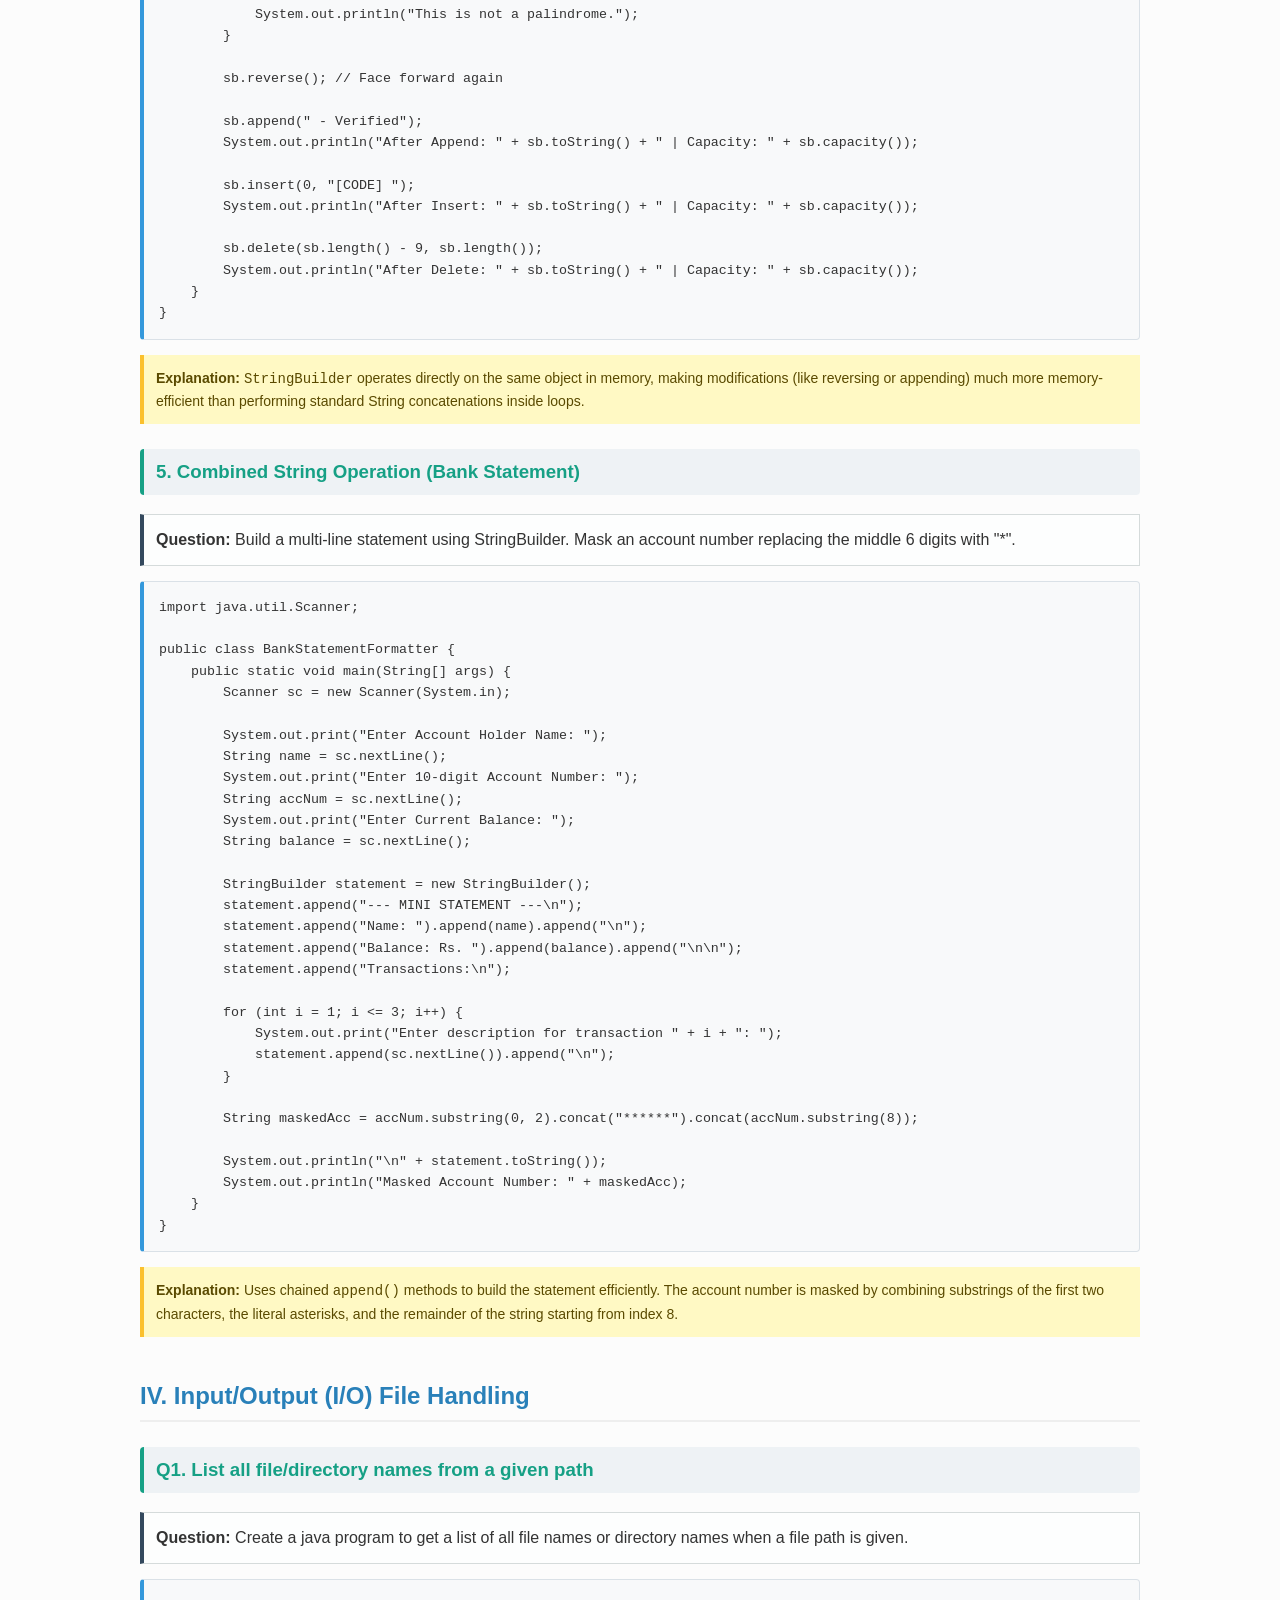
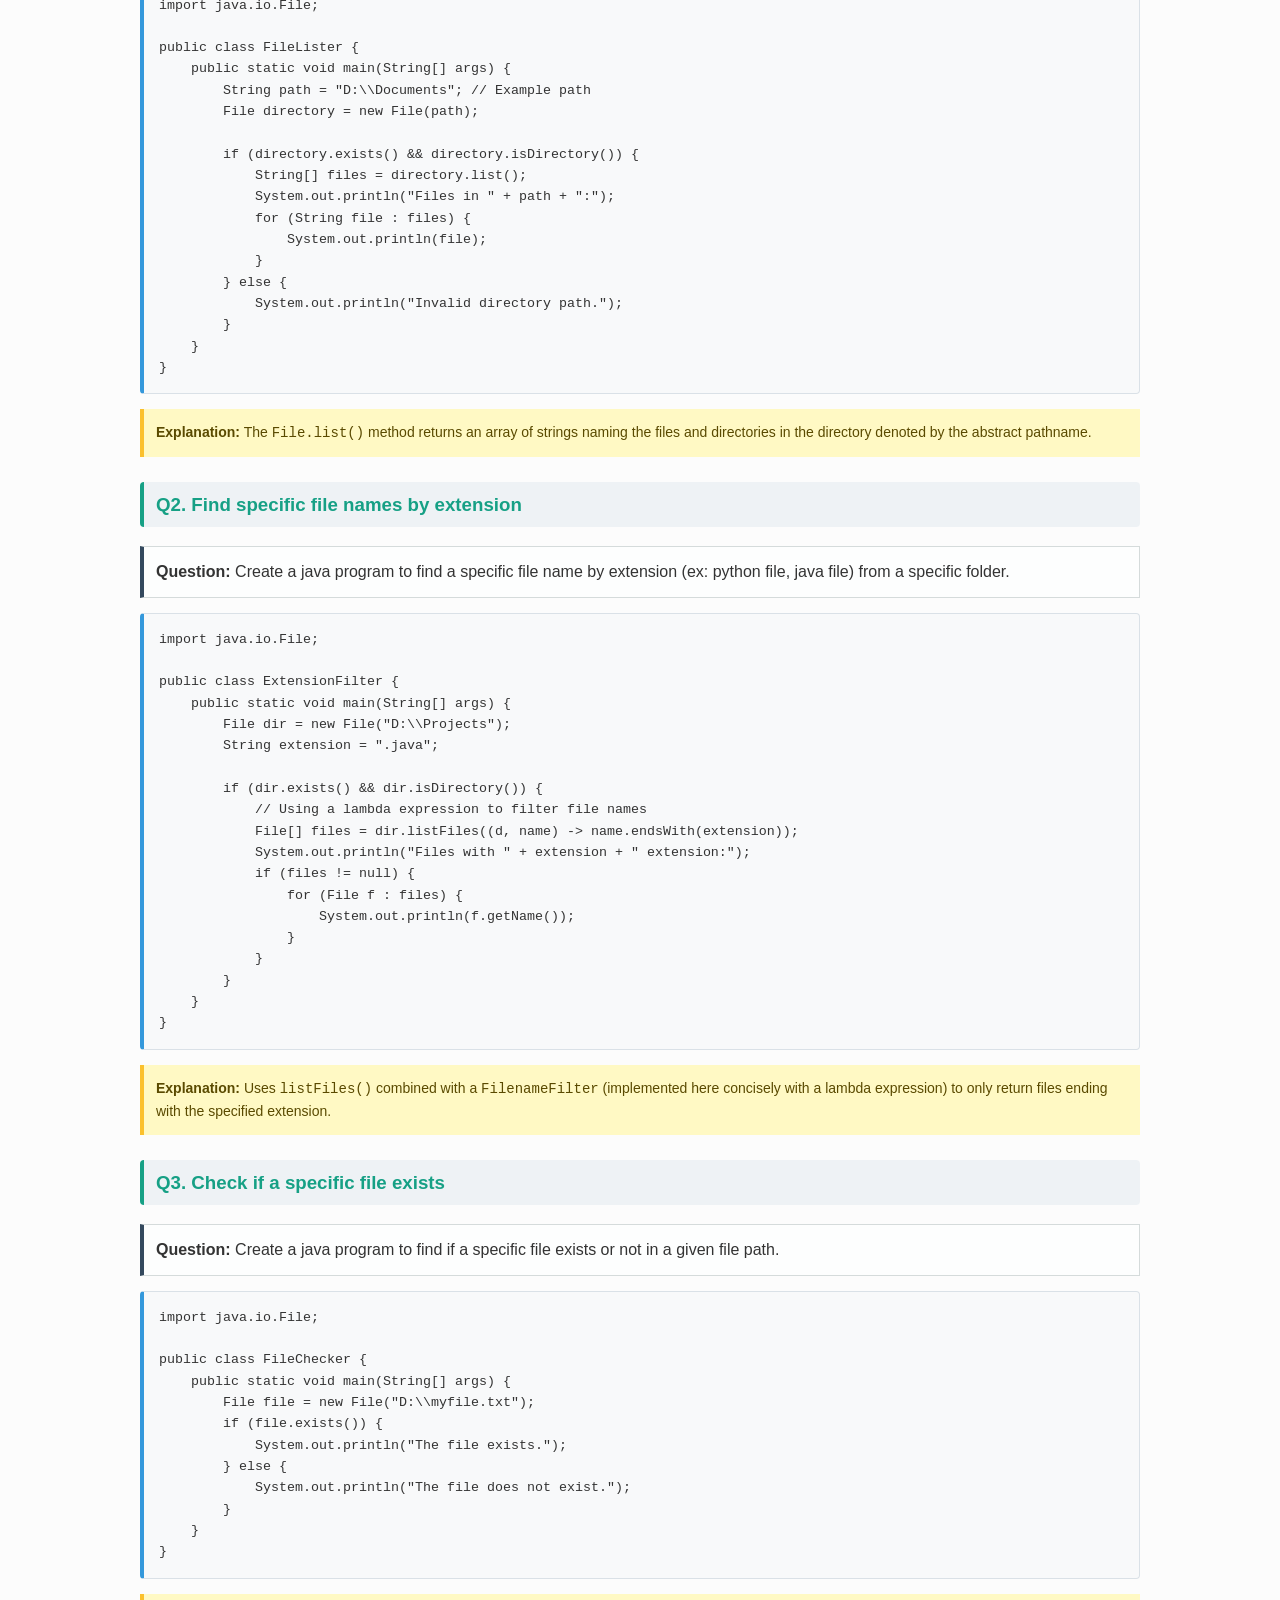
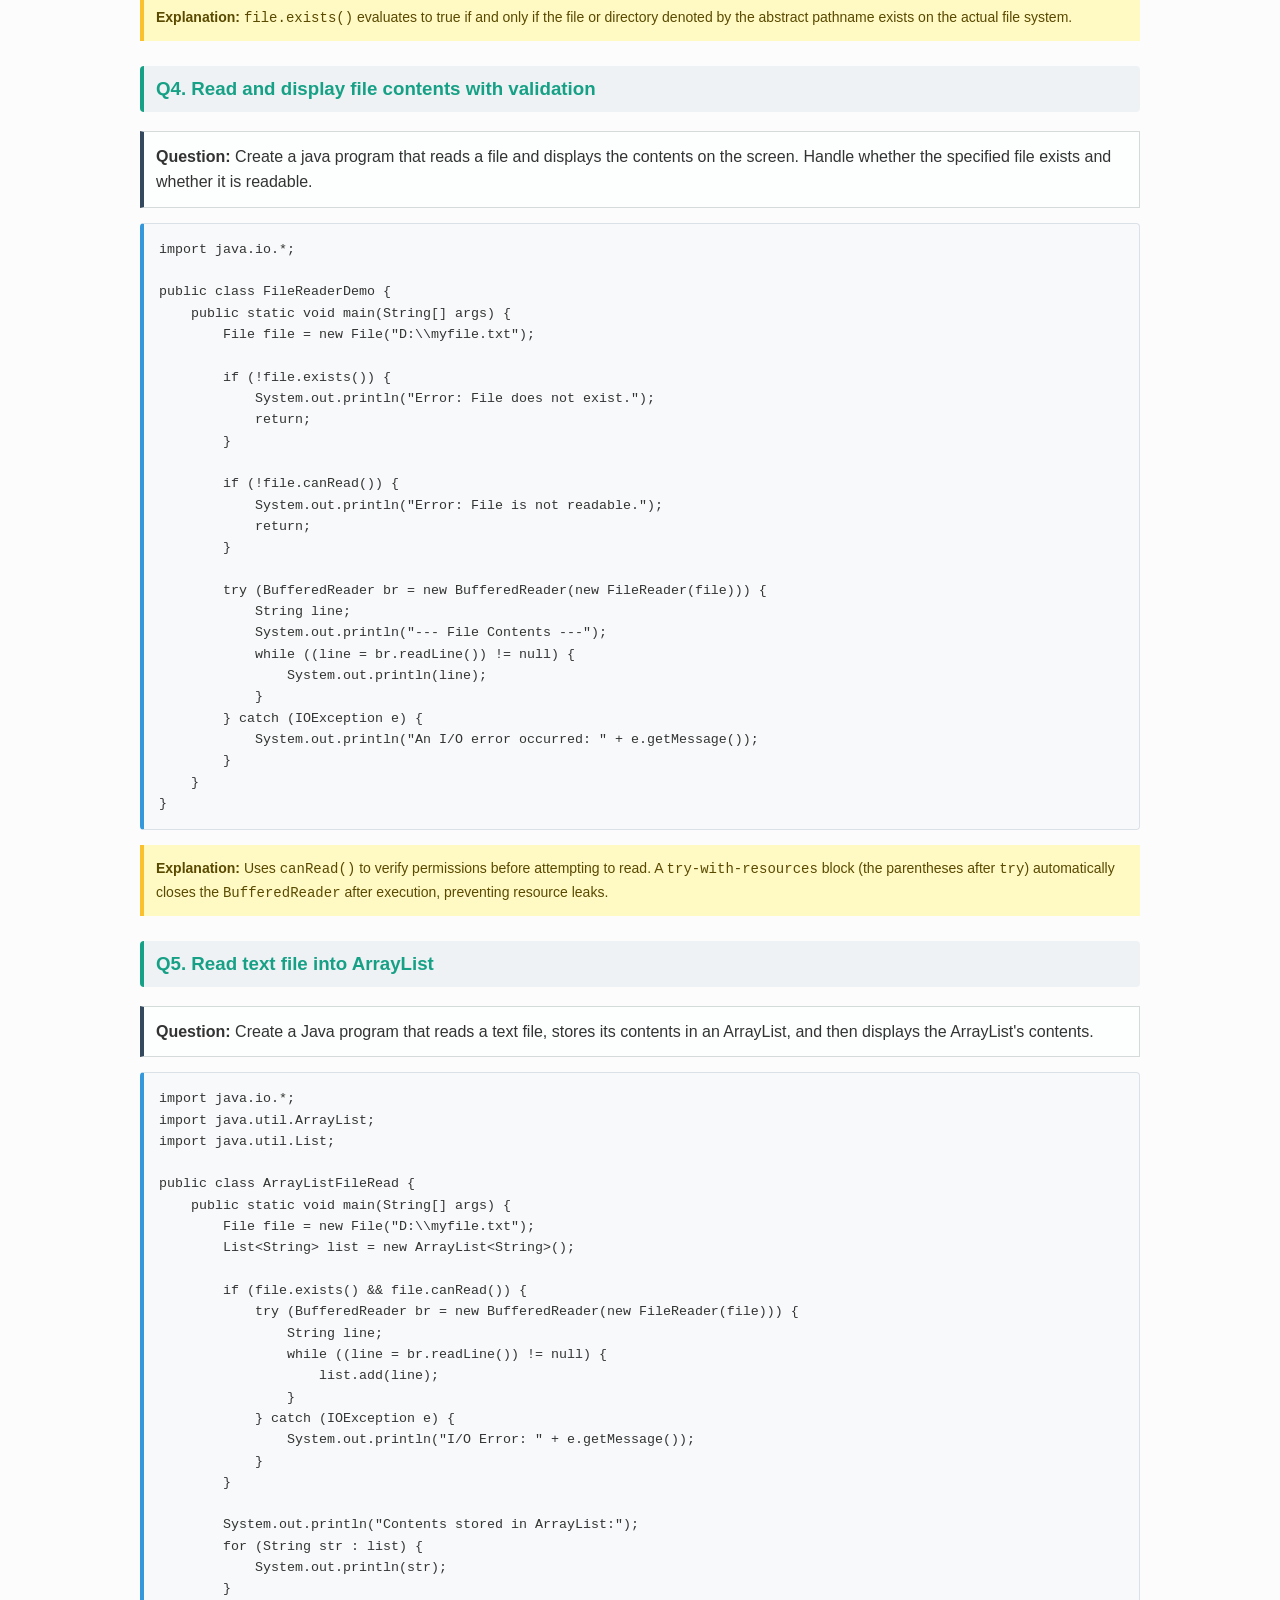
<file: other/java-lab2-guide.html>
<!DOCTYPE html>
<html lang="en">
<head>
<meta charset="UTF-8">
<meta name="viewport" content="width=device-width, initial-scale=1.0">
<title>Java OOP: Complete Lab Guide (Assignment 2)</title>
<style>
    body {
        font-family: 'Segoe UI', Tahoma, Geneva, Verdana, sans-serif;
        line-height: 1.6;
        color: #333;
        max-width: 1000px;
        margin: 0 auto;
        padding: 20px;
        background-color: #fcfcfc;
    }
    h1 {
        color: #2c3e50;
        text-align: center;
        border-bottom: 3px solid #3498db;
        padding-bottom: 10px;
        margin-bottom: 30px;
    }
    h2 {
        color: #2980b9;
        margin-top: 40px;
        border-bottom: 2px solid #eee;
        padding-bottom: 5px;
    }
    h3 {
        color: #16a085;
        margin-top: 25px;
        background-color: #eef2f5;
        padding: 8px 12px;
        border-radius: 4px;
        border-left: 4px solid #16a085;
    }
    p, li {
        font-size: 11pt;
    }
    pre {
        background-color: #f8f9fa;
        border: 1px solid #dae1e7;
        border-left: 4px solid #3498db;
        padding: 15px;
        overflow-x: auto;
        border-radius: 4px;
        font-family: 'Courier New', Courier, monospace;
        font-size: 10pt;
    }
    code {
        font-family: 'Courier New', Courier, monospace;
    }
    .question-box {
        background-color: #fdfefe;
        border: 1px solid #d5dbdb;
        padding: 12px;
        margin: 15px 0;
        border-left: 4px solid #34495e;
    }
    .output-box {
        background-color: #e8f8f5;
        border-left: 4px solid #1abc9c;
        padding: 12px;
        margin: 15px 0;
        font-family: 'Courier New', Courier, monospace;
        font-size: 10pt;
        color: #1b4f43;
    }
    .explanation-box {
        background-color: #fff9c4;
        border-left: 4px solid #fbc02d;
        padding: 12px;
        margin: 15px 0;
        font-size: 10.5pt;
        color: #5a4a00;
    }
    @media print {
        body { margin: 0; padding: 10mm; max-width: 100%; background-color: white; }
        pre, .output-box, .explanation-box, .question-box { page-break-inside: avoid; }
        h2, h3 { page-break-after: avoid; }
    }
</style>
</head>
<body>

    <h1>Java OOP: Complete Lab Guide for Assignment 2</h1>

    <h2>I. Java Exceptions & Exception Handling</h2>

    <h3>1. Checked Exceptions / Compile-time Exceptions</h3>
    <div class="question-box">
        <strong>Question:</strong> Create a class called checkedExceptions. Check if a specific file exists. If not, handle FileNotFoundException. If it exists, read the file using a while loop. If it is not readable, handle IOException.
    </div>
<pre><code>import java.io.*;

public class CheckedExceptions {
    public static void main(String[] args) {
        File file = new File("D:\\myfile.txt");
        
        try {
            if (!file.exists()) {
                throw new FileNotFoundException("File not found at D:\\myfile.txt");
            }
            if (!file.canRead()) {
                throw new IOException("File exists but is not readable.");
            }
            
            BufferedReader br = new BufferedReader(new FileReader(file));
            String line;
            System.out.println("File Content:");
            while ((line = br.readLine()) != null) {
                System.out.println(line);
            }
            br.close();
            
        } catch (FileNotFoundException e) {
            System.out.println("FileNotFoundException Handled: " + e.getMessage());
        } catch (IOException e) {
            System.out.println("IOException Handled: " + e.getMessage());
        }
    }
}</code></pre>
    <div class="explanation-box">
        <strong>Explanation:</strong> Checked exceptions like <code>FileNotFoundException</code> and <code>IOException</code> must be explicitly caught or declared using <code>throws</code>. The <code>try</code> block monitors the file operations, and the respective <code>catch</code> blocks handle the errors if the file is missing or unreadable.
    </div>

    <h3>2. Unchecked Exceptions / Runtime Exceptions</h3>
    <div class="question-box">
        <strong>Question:</strong> Create a class called uncheckedExceptions. Divide num1 (12) by num2 (keyboard input). Handle ArithmeticException (divide by zero) and InputMismatchException (invalid types like double or strings).
    </div>
<pre><code>import java.util.InputMismatchException;
import java.util.Scanner;

public class UncheckedExceptions {
    public static void main(String[] args) {
        int num1 = 12;
        Scanner sc = new Scanner(System.in);
        
        try {
            System.out.print("Enter num2: ");
            int num2 = sc.nextInt(); 
            
            int result = num1 / num2;
            System.out.println("The result after dividing 12 by " + num2 + " is " + result + ". No exception occurred.");
            
        } catch (ArithmeticException e) {
            System.out.println("java.lang.ArithmeticException: / by zero exception occurred. You cannot divide a number by zero.");
        } catch (InputMismatchException e) {
            System.out.println("java.util.InputMismatchException exception occurred. You cannot enter invalid input types. Please enter an integer value.");
        }
    }
}</code></pre>
    <div class="explanation-box">
        <strong>Explanation:</strong> Runtime exceptions do not need to be declared in the method signature. If <code>num2</code> is 0, the JVM throws an <code>ArithmeticException</code>. If the user types a string or decimal instead of an integer, <code>Scanner.nextInt()</code> throws an <code>InputMismatchException</code>.
    </div>

    <h3>3. Explicitly Throwing Exceptions</h3>
    <div class="question-box">
        <strong>Question:</strong> Take student attendance and mid-semester marks as input. Create a method checkEligibility(). If attendance < 80 or mid-marks < 40, explicitly throw an exception.
    </div>
<pre><code>import java.util.Scanner;

class Student {
    public void checkEligibility(int attendance, int midMarks) throws Exception {
        if (attendance < 80 || midMarks < 40) {
            throw new Exception("You are not eligible for the final examination.");
        } else {
            System.out.println("Congratulations. You are eligible for final examination");
        }
    }
}

public class ThrowKeywordDemo {
    public static void main(String[] args) {
        Scanner sc = new Scanner(System.in);
        System.out.print("Enter attendance: ");
        int att = sc.nextInt();
        System.out.print("Enter mid-semester mark: ");
        int mid = sc.nextInt();
        
        Student student = new Student();
        try {
            student.checkEligibility(att, mid);
        } catch (Exception e) {
            System.out.println("Exception: " + e.getMessage());
        }
    }
}</code></pre>
    <div class="explanation-box">
        <strong>Explanation:</strong> The <code>throw</code> keyword is used to manually instantiate and trigger an exception based on custom business logic (e.g., failing eligibility criteria). The calling method must then catch it.
    </div>

    <h3>4. Throws Clause</h3>
    <div class="question-box">
        <strong>Question:</strong> Create a calculate() method that takes two inputs and uses them to access an array at index <code>i = input1/input2</code>. Use the throws clause for ArithmeticException and ArrayIndexOutOfBoundsException, and handle them in main.
    </div>
<pre><code>import java.util.Scanner;

public class ExceptionThrowsDemo {
    public static void calculate(int input1, int input2) throws ArithmeticException, ArrayIndexOutOfBoundsException {
        int[] arr = {1, 2, 3, 4, 5};
        int i = input1 / input2;
        System.out.println("Array element at index " + i + " is: " + arr[i]);
    }

    public static void main(String[] args) {
        Scanner sc = new Scanner(System.in);
        try {
            System.out.print("Enter input1: ");
            int in1 = sc.nextInt();
            System.out.print("Enter input2: ");
            int in2 = sc.nextInt();
            
            calculate(in1, in2);
        } catch (ArithmeticException e) {
            System.out.println("ArithmeticException: Division by zero.");
        } catch (ArrayIndexOutOfBoundsException e) {
            System.out.println("ArrayIndexOutOfBoundsException: Index is out of the array's bounds.");
        }
    }
}</code></pre>
    <div class="explanation-box">
        <strong>Explanation:</strong> The <code>throws</code> keyword in the method signature warns the caller that this method might throw specific exceptions. The caller (the <code>main</code> method) takes responsibility for providing the <code>try-catch</code> block.
    </div>

    <h3>5. User-Defined Exceptions</h3>
    <div class="question-box">
        <strong>Question:</strong> Create an InvalidWeightException class. Create a weightCheck() method that throws this if weight < 50. Handle the custom exception in main.
    </div>
<pre><code>class InvalidWeightException extends Exception {
    public InvalidWeightException(String str) {
        super(str);
    }
}

public class Demo {
    public void weightCheck(double weight) throws InvalidWeightException {
        if (weight < 50) {
            throw new InvalidWeightException("Your weight is less than 50. You cannot donate blood.");
        } else {
            System.out.println("You can donate blood.");
        }
    }

    public static void main(String[] args) {
        java.util.Scanner sc = new java.util.Scanner(System.in);
        System.out.print("Enter weight: ");
        double w = sc.nextDouble();
        
        Demo demoObj = new Demo();
        try {
            demoObj.weightCheck(w);
        } catch (InvalidWeightException e) {
            System.out.println("Caught Custom Exception: " + e.getMessage());
        }
    }
}</code></pre>
    <div class="explanation-box">
        <strong>Explanation:</strong> User-defined exceptions are created by extending the <code>Exception</code> class. Calling <code>super(str)</code> passes the custom error message to the parent class so it can be retrieved later using <code>getMessage()</code>.
    </div>

    <h2>II. Threads & Thread Synchronization</h2>

    <h3>1. Extending the Thread Class</h3>
    <div class="question-box">
        <strong>Question:</strong> Create SubjectThread extending Thread. Use a loop to take 5 subjects as input, sleeping for 1 second each iteration. Check for InterruptedException.
    </div>
<pre><code>import java.util.Scanner;

class SubjectThread extends Thread {
    @Override
    public void run() {
        Scanner sc = new Scanner(System.in);
        for (int i = 1; i <= 5; i++) {
            System.out.print("Enter subject " + i + ": ");
            String subject = sc.nextLine();
            System.out.println("Subject entered: " + subject);
            
            try {
                Thread.sleep(1000);
            } catch (InterruptedException e) {
                System.out.println("The thread is Interrupted");
                return;
            }
        }
        System.out.println("Thread successfully terminated");
    }
}

public class SubjectDemo {
    public static void main(String[] args) {
        SubjectThread st = new SubjectThread();
        st.start();
    }
}</code></pre>
    <div class="explanation-box">
        <strong>Explanation:</strong> Extending <code>Thread</code> allows the class to behave as a thread. <code>Thread.sleep(1000)</code> pauses execution for 1000 milliseconds. <code>st.start()</code> creates a new call stack and executes the <code>run()</code> method.
    </div>

    <h3>2. Multi-threads</h3>
    <div class="question-box">
        <strong>Question:</strong> Create MultiThread with a parameterized constructor for threadName. Display the name 5 times, sleeping 3000ms each time. Run two instances concurrently.
    </div>
<pre><code>class MultiThread extends Thread {
    String threadName;
    
    public MultiThread(String name) {
        this.threadName = name;
        System.out.println("Creating Thread = " + threadName);
    }
    
    @Override
    public void run() {
        System.out.println("Running Thread = " + threadName);
        try {
            for (int i = 1; i <= 5; i++) {
                System.out.println("Thread name = " + threadName + "-" + i);
                Thread.sleep(3000);
            }
            System.out.println("Thread name " + threadName + " Terminated");
        } catch (InterruptedException e) {
            System.out.println("Thread " + threadName + " interrupted.");
        }
    }
}

public class DemoThread {
    public static void main(String[] args) {
        MultiThread t1 = new MultiThread("Thread number one");
        MultiThread t2 = new MultiThread("Thread number two");
        
        t1.start();
        t2.start();
    }
}</code></pre>
    <div class="explanation-box">
        <strong>Explanation:</strong> By creating and starting two separate thread instances, both loops run concurrently. The JVM thread scheduler switches between them, which is why their console outputs will interleave.
    </div>

    <h3>3. Java Runnable Interface</h3>
    <div class="question-box">
        <strong>Question:</strong> Create RunnableDemo implementing Runnable. Loop continuously while not interrupted. In main, start the thread, sleep 1000ms, then interrupt it.
    </div>
<pre><code>class RunnableDemo implements Runnable {
    @Override
    public void run() {
        while (!Thread.currentThread().isInterrupted()) {
            System.out.println("Thread is Running now");
        }
        System.out.println("Thread is terminated.");
    }
}

public class MainDemo {
    public static void main(String[] args) {
        Thread t1 = new Thread(new RunnableDemo());
        t1.start();
        
        try {
            Thread.sleep(1000);
        } catch (InterruptedException e) {
            e.printStackTrace();
        }
        
        t1.interrupt(); // Interrupts and stops the thread
    }
}</code></pre>
    <div class="explanation-box">
        <strong>Explanation:</strong> Implementing <code>Runnable</code> is often preferred because Java only allows single inheritance. The <code>isInterrupted()</code> flag safely controls the loop, and the main thread cleanly stops the worker thread by calling <code>t1.interrupt()</code>.
    </div>

    <h3>4. Thread Synchronization</h3>
    <div class="question-box">
        <strong>Question:</strong> Create a shared Count class with a synchronized printCount() method. Pass the same Count object to two different threads and execute them.
    </div>
<pre><code>class Count {
    public synchronized void printCount(int n) {
        System.out.println("Starting the Thread");
        try {
            for (int i = 0; i <= 5; i++) {
                System.out.println("Count Value = " + (n * i));
                Thread.sleep(100);
            }
        } catch (InterruptedException e) {
            System.out.println("Thread interrupted.");
        }
        System.out.println("Thread Terminated\n");
    }
}

class ThreadDemo1 extends Thread {
    Count c;
    public ThreadDemo1(Count c) { this.c = c; }
    @Override
    public void run() { c.printCount(100); }
}

class ThreadDemo2 extends Thread {
    Count c;
    public ThreadDemo2(Count c) { this.c = c; }
    @Override
    public void run() { c.printCount(10); }
}

public class DemoThreadSync {
    public static void main(String[] args) {
        Count sharedObj = new Count();
        ThreadDemo1 t1 = new ThreadDemo1(sharedObj);
        ThreadDemo2 t2 = new ThreadDemo2(sharedObj);
        
        t1.start();
        t2.start();
    }
}</code></pre>
    <div class="explanation-box">
        <strong>Explanation:</strong> The <code>synchronized</code> keyword ensures that once a thread enters <code>printCount()</code>, it acquires a lock on the <code>sharedObj</code>. The second thread must wait until the first finishes before it can start executing the method, preventing mixed output.
    </div>


    <h2>III. Java Strings, StringBuilder & StringBuffer</h2>

    <h3>1. String Basics and Immutability</h3>
    <div class="question-box">
        <strong>Question:</strong> Read customerName, concatenate "Mr. " to the beginning, store in formalName. Print both to demonstrate immutability.
    </div>
<pre><code>import java.util.Scanner;

public class StringBasics {
    public static void main(String[] args) {
        Scanner sc = new Scanner(System.in);
        System.out.print("Enter full name: ");
        String customerName = sc.nextLine();
        
        String formalName = "Mr. ".concat(customerName);
        
        System.out.println("Original Name: " + customerName);
        System.out.println("Formal Name: " + formalName);
        
        System.out.println("Length of original name: " + customerName.length());
        System.out.println("First character: " + customerName.charAt(0));
    }
}</code></pre>
    <div class="explanation-box">
        <strong>Explanation:</strong> Strings in Java are immutable. Calling <code>concat()</code> does not alter <code>customerName</code>. Instead, it generates a completely new String object which is then assigned to <code>formalName</code>.
    </div>

    <h3>2. Email Formatter (String Methods)</h3>
    <div class="question-box">
        <strong>Question:</strong> Clean up an email address using trim() and toLowerCase(). Check if it contains "@". Extract the username and domain using indexOf() and substring().
    </div>
<pre><code>import java.util.Scanner;

public class EmailFormatter {
    public static void main(String[] args) {
        Scanner sc = new Scanner(System.in);
        System.out.print("Enter email address: ");
        String rawEmail = sc.nextLine();
        
        String cleanEmail = rawEmail.trim().toLowerCase();
        
        if (!cleanEmail.contains("@")) {
            System.out.println("Invalid email format.");
            return;
        }
        
        int atIndex = cleanEmail.indexOf("@");
        String username = cleanEmail.substring(0, atIndex);
        String domain = cleanEmail.substring(atIndex + 1);
        
        System.out.println("Username: " + username);
        System.out.println("Domain: " + domain);
    }
}</code></pre>
    <div class="explanation-box">
        <strong>Explanation:</strong> <code>trim()</code> removes whitespace padding. <code>substring(start, end)</code> extracts characters from the start index up to (but not including) the end index. If only the start index is provided, it extracts to the end of the string.
    </div>

    <h3>3. <code>==</code> vs <code>equals()</code></h3>
    <div class="question-box">
        <strong>Question:</strong> Compare entered username with stored username using both <code>==</code> and <code>equals()</code> when the input is created using the <code>new String()</code> constructor.
    </div>
<pre><code>import java.util.Scanner;

public class LoginSystem {
    public static void main(String[] args) {
        String storedUsername = "admin";
        String storedPassword = "pass123";
        
        Scanner sc = new Scanner(System.in);
        System.out.print("Enter username: ");
        String inputUsername = new String(sc.nextLine());
        System.out.print("Enter password: ");
        String inputPassword = new String(sc.nextLine());
        
        System.out.println("== Comparison result: " + (storedUsername == inputUsername));
        System.out.println("equals() Comparison result: " + storedUsername.equals(inputUsername));
        
        if (storedUsername.equalsIgnoreCase(inputUsername) && storedPassword.equals(inputPassword)) {
            System.out.println("Login successful");
        } else {
            System.out.println("Login failed. Invalid username or password.");
        }
    }
}</code></pre>
    <div class="explanation-box">
        <strong>Explanation:</strong> The <code>==</code> operator compares object references (memory locations). Since <code>new String()</code> forces the creation of a new object on the heap, <code>storedUsername == inputUsername</code> evaluates to false. The <code>.equals()</code> method evaluates the actual string contents, returning true.
    </div>

    <h3>4. StringBuilder (Palindrome Checker)</h3>
    <div class="question-box">
        <strong>Question:</strong> Use StringBuilder to reverse a phrase and check for palindromes. Then demonstrate append(), insert(), and delete().
    </div>
<pre><code>import java.util.Scanner;

public class PalindromeChecker {
    public static void main(String[] args) {
        Scanner sc = new Scanner(System.in);
        System.out.print("Enter a phrase: ");
        String text = sc.nextLine();
        
        String processedText = text.replace(" ", "").toLowerCase();
        StringBuilder sb = new StringBuilder(processedText);
        String reversedText = sb.reverse().toString();
        
        if (processedText.equals(reversedText)) {
            System.out.println("This is a palindrome.");
        } else {
            System.out.println("This is not a palindrome.");
        }
        
        sb.reverse(); // Face forward again
        
        sb.append(" - Verified");
        System.out.println("After Append: " + sb.toString() + " | Capacity: " + sb.capacity());
        
        sb.insert(0, "[CODE] ");
        System.out.println("After Insert: " + sb.toString() + " | Capacity: " + sb.capacity());
        
        sb.delete(sb.length() - 9, sb.length());
        System.out.println("After Delete: " + sb.toString() + " | Capacity: " + sb.capacity());
    }
}</code></pre>
    <div class="explanation-box">
        <strong>Explanation:</strong> <code>StringBuilder</code> operates directly on the same object in memory, making modifications (like reversing or appending) much more memory-efficient than performing standard String concatenations inside loops.
    </div>

    <h3>5. Combined String Operation (Bank Statement)</h3>
    <div class="question-box">
        <strong>Question:</strong> Build a multi-line statement using StringBuilder. Mask an account number replacing the middle 6 digits with "*".
    </div>
<pre><code>import java.util.Scanner;

public class BankStatementFormatter {
    public static void main(String[] args) {
        Scanner sc = new Scanner(System.in);
        
        System.out.print("Enter Account Holder Name: ");
        String name = sc.nextLine();
        System.out.print("Enter 10-digit Account Number: ");
        String accNum = sc.nextLine();
        System.out.print("Enter Current Balance: ");
        String balance = sc.nextLine();
        
        StringBuilder statement = new StringBuilder();
        statement.append("--- MINI STATEMENT ---\n");
        statement.append("Name: ").append(name).append("\n");
        statement.append("Balance: Rs. ").append(balance).append("\n\n");
        statement.append("Transactions:\n");
        
        for (int i = 1; i <= 3; i++) {
            System.out.print("Enter description for transaction " + i + ": ");
            statement.append(sc.nextLine()).append("\n");
        }
        
        String maskedAcc = accNum.substring(0, 2).concat("******").concat(accNum.substring(8));
        
        System.out.println("\n" + statement.toString());
        System.out.println("Masked Account Number: " + maskedAcc);
    }
}</code></pre>
    <div class="explanation-box">
        <strong>Explanation:</strong> Uses chained <code>append()</code> methods to build the statement efficiently. The account number is masked by combining substrings of the first two characters, the literal asterisks, and the remainder of the string starting from index 8.
    </div>

    <h2>IV. Input/Output (I/O) File Handling</h2>

    <h3>Q1. List all file/directory names from a given path</h3>
    <div class="question-box">
        <strong>Question:</strong> Create a java program to get a list of all file names or directory names when a file path is given.
    </div>
<pre><code>import java.io.File;

public class FileLister {
    public static void main(String[] args) {
        String path = "D:\\Documents"; // Example path
        File directory = new File(path);
        
        if (directory.exists() && directory.isDirectory()) {
            String[] files = directory.list();
            System.out.println("Files in " + path + ":");
            for (String file : files) {
                System.out.println(file);
            }
        } else {
            System.out.println("Invalid directory path.");
        }
    }
}</code></pre>
    <div class="explanation-box">
        <strong>Explanation:</strong> The <code>File.list()</code> method returns an array of strings naming the files and directories in the directory denoted by the abstract pathname.
    </div>

    <h3>Q2. Find specific file names by extension</h3>
    <div class="question-box">
        <strong>Question:</strong> Create a java program to find a specific file name by extension (ex: python file, java file) from a specific folder.
    </div>
<pre><code>import java.io.File;

public class ExtensionFilter {
    public static void main(String[] args) {
        File dir = new File("D:\\Projects");
        String extension = ".java";
        
        if (dir.exists() && dir.isDirectory()) {
            // Using a lambda expression to filter file names
            File[] files = dir.listFiles((d, name) -> name.endsWith(extension));
            System.out.println("Files with " + extension + " extension:");
            if (files != null) {
                for (File f : files) {
                    System.out.println(f.getName());
                }
            }
        }
    }
}</code></pre>
    <div class="explanation-box">
        <strong>Explanation:</strong> Uses <code>listFiles()</code> combined with a <code>FilenameFilter</code> (implemented here concisely with a lambda expression) to only return files ending with the specified extension.
    </div>

    <h3>Q3. Check if a specific file exists</h3>
    <div class="question-box">
        <strong>Question:</strong> Create a java program to find if a specific file exists or not in a given file path.
    </div>
<pre><code>import java.io.File;

public class FileChecker {
    public static void main(String[] args) {
        File file = new File("D:\\myfile.txt");
        if (file.exists()) {
            System.out.println("The file exists.");
        } else {
            System.out.println("The file does not exist.");
        }
    }
}</code></pre>
    <div class="explanation-box">
        <strong>Explanation:</strong> <code>file.exists()</code> evaluates to true if and only if the file or directory denoted by the abstract pathname exists on the actual file system.
    </div>

    <h3>Q4. Read and display file contents with validation</h3>
    <div class="question-box">
        <strong>Question:</strong> Create a java program that reads a file and displays the contents on the screen. Handle whether the specified file exists and whether it is readable.
    </div>
<pre><code>import java.io.*;

public class FileReaderDemo {
    public static void main(String[] args) {
        File file = new File("D:\\myfile.txt");
        
        if (!file.exists()) {
            System.out.println("Error: File does not exist.");
            return;
        }
        
        if (!file.canRead()) {
            System.out.println("Error: File is not readable.");
            return;
        }
        
        try (BufferedReader br = new BufferedReader(new FileReader(file))) {
            String line;
            System.out.println("--- File Contents ---");
            while ((line = br.readLine()) != null) {
                System.out.println(line);
            }
        } catch (IOException e) {
            System.out.println("An I/O error occurred: " + e.getMessage());
        }
    }
}</code></pre>
    <div class="explanation-box">
        <strong>Explanation:</strong> Uses <code>canRead()</code> to verify permissions before attempting to read. A <code>try-with-resources</code> block (the parentheses after <code>try</code>) automatically closes the <code>BufferedReader</code> after execution, preventing resource leaks.
    </div>

    <h3>Q5. Read text file into ArrayList</h3>
    <div class="question-box">
        <strong>Question:</strong> Create a Java program that reads a text file, stores its contents in an ArrayList, and then displays the ArrayList's contents.
    </div>
<pre><code>import java.io.*;
import java.util.ArrayList;
import java.util.List;

public class ArrayListFileRead {
    public static void main(String[] args) {
        File file = new File("D:\\myfile.txt");
        List&lt;String&gt; list = new ArrayList&lt;String&gt;();
        
        if (file.exists() && file.canRead()) {
            try (BufferedReader br = new BufferedReader(new FileReader(file))) {
                String line;
                while ((line = br.readLine()) != null) {
                    list.add(line);
                }
            } catch (IOException e) {
                System.out.println("I/O Error: " + e.getMessage());
            }
        }
        
        System.out.println("Contents stored in ArrayList:");
        for (String str : list) {
            System.out.println(str);
        }
    }
}</code></pre>
    <div class="explanation-box">
        <strong>Explanation:</strong> Iterates through the file using <code>br.readLine()</code>. Instead of printing immediately, each line is pushed into the <code>list</code> collection using <code>list.add()</code>. A subsequent enhanced for-loop is then used to iterate through and display the collection.
    </div>

</body>
</html>
</file>
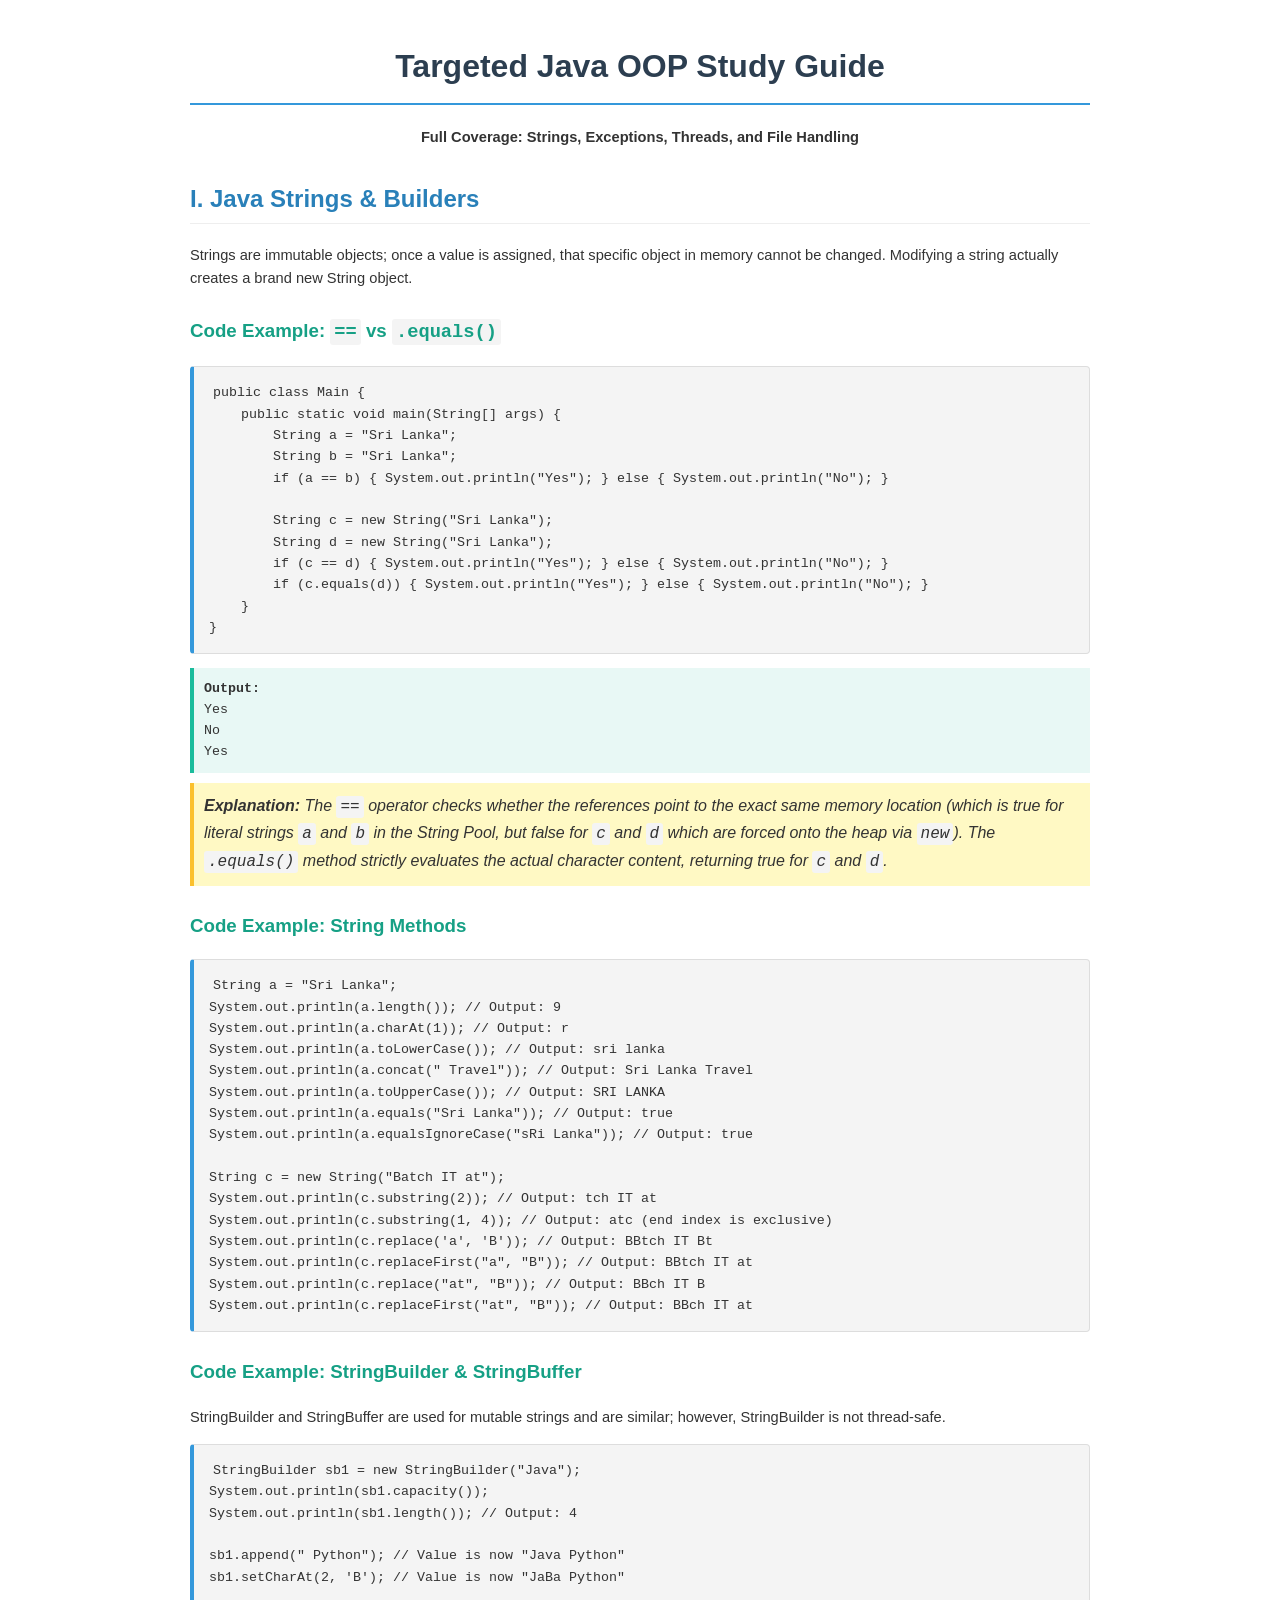
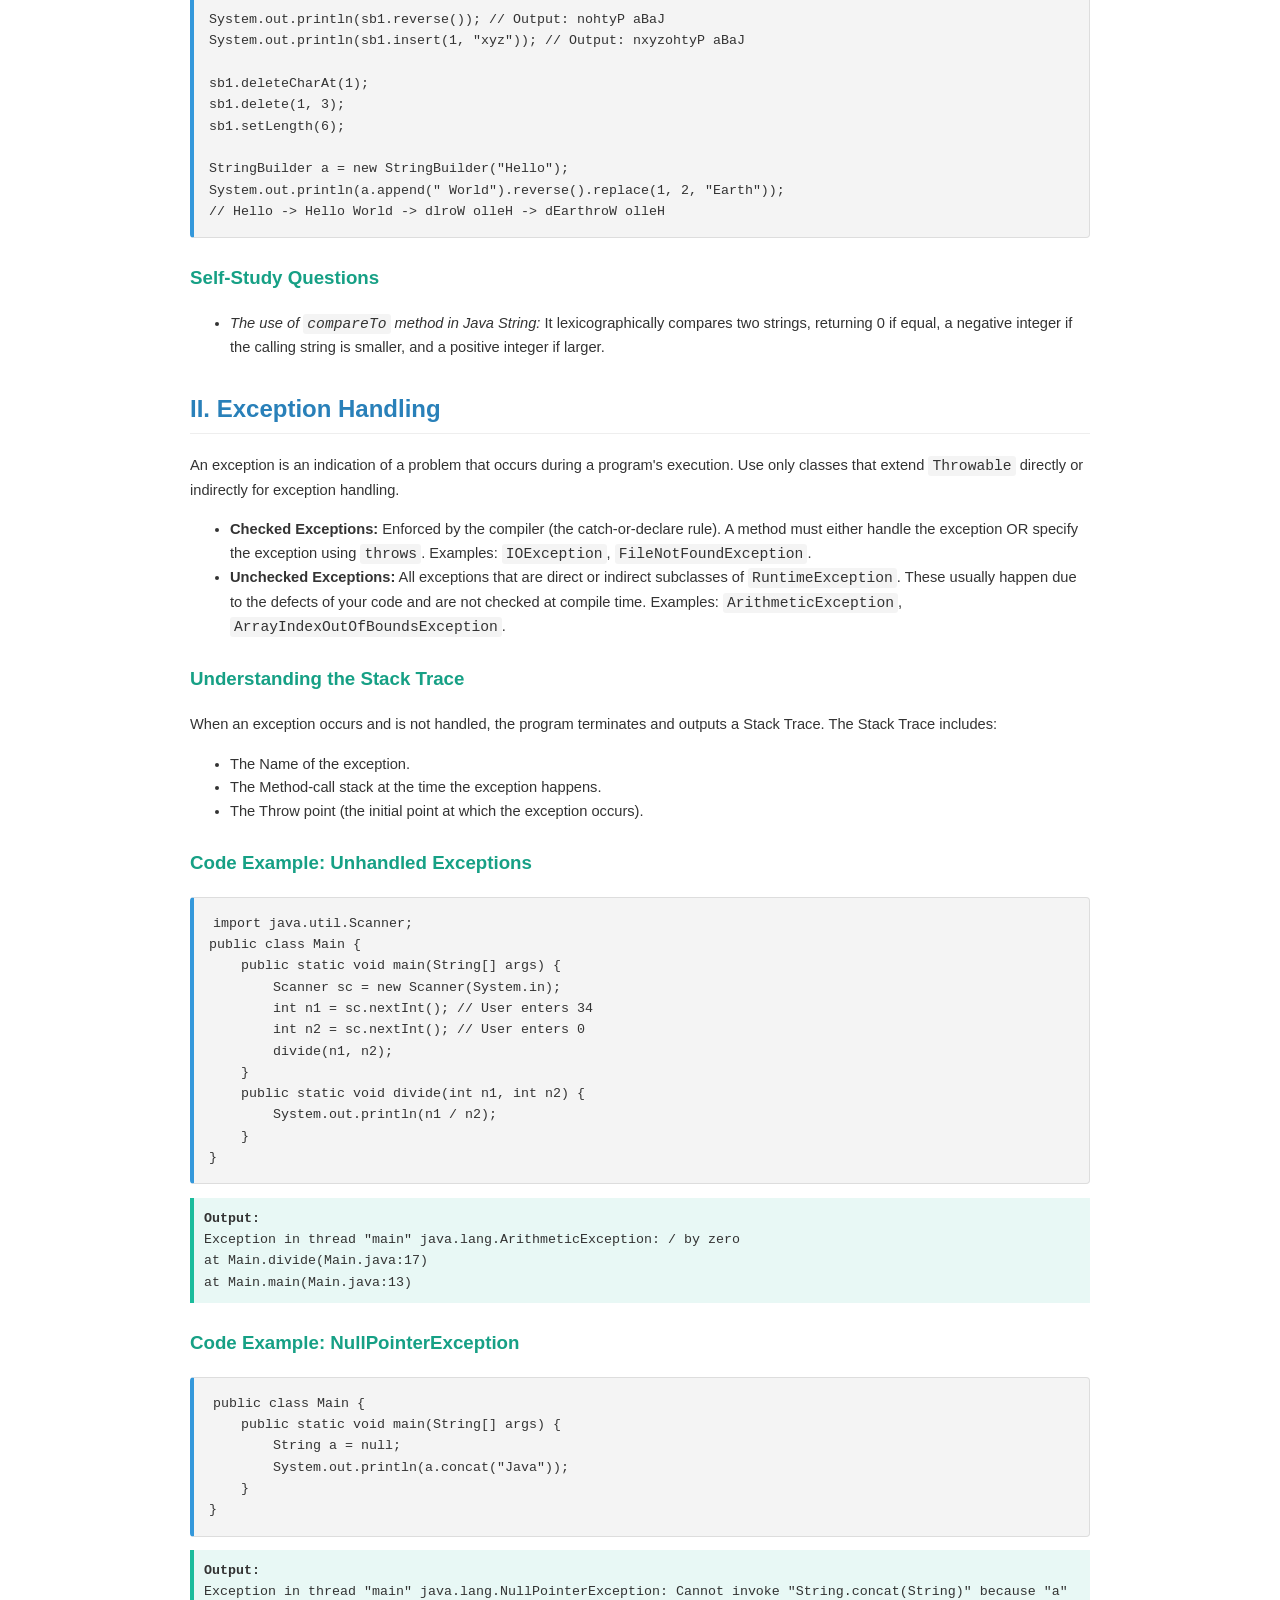
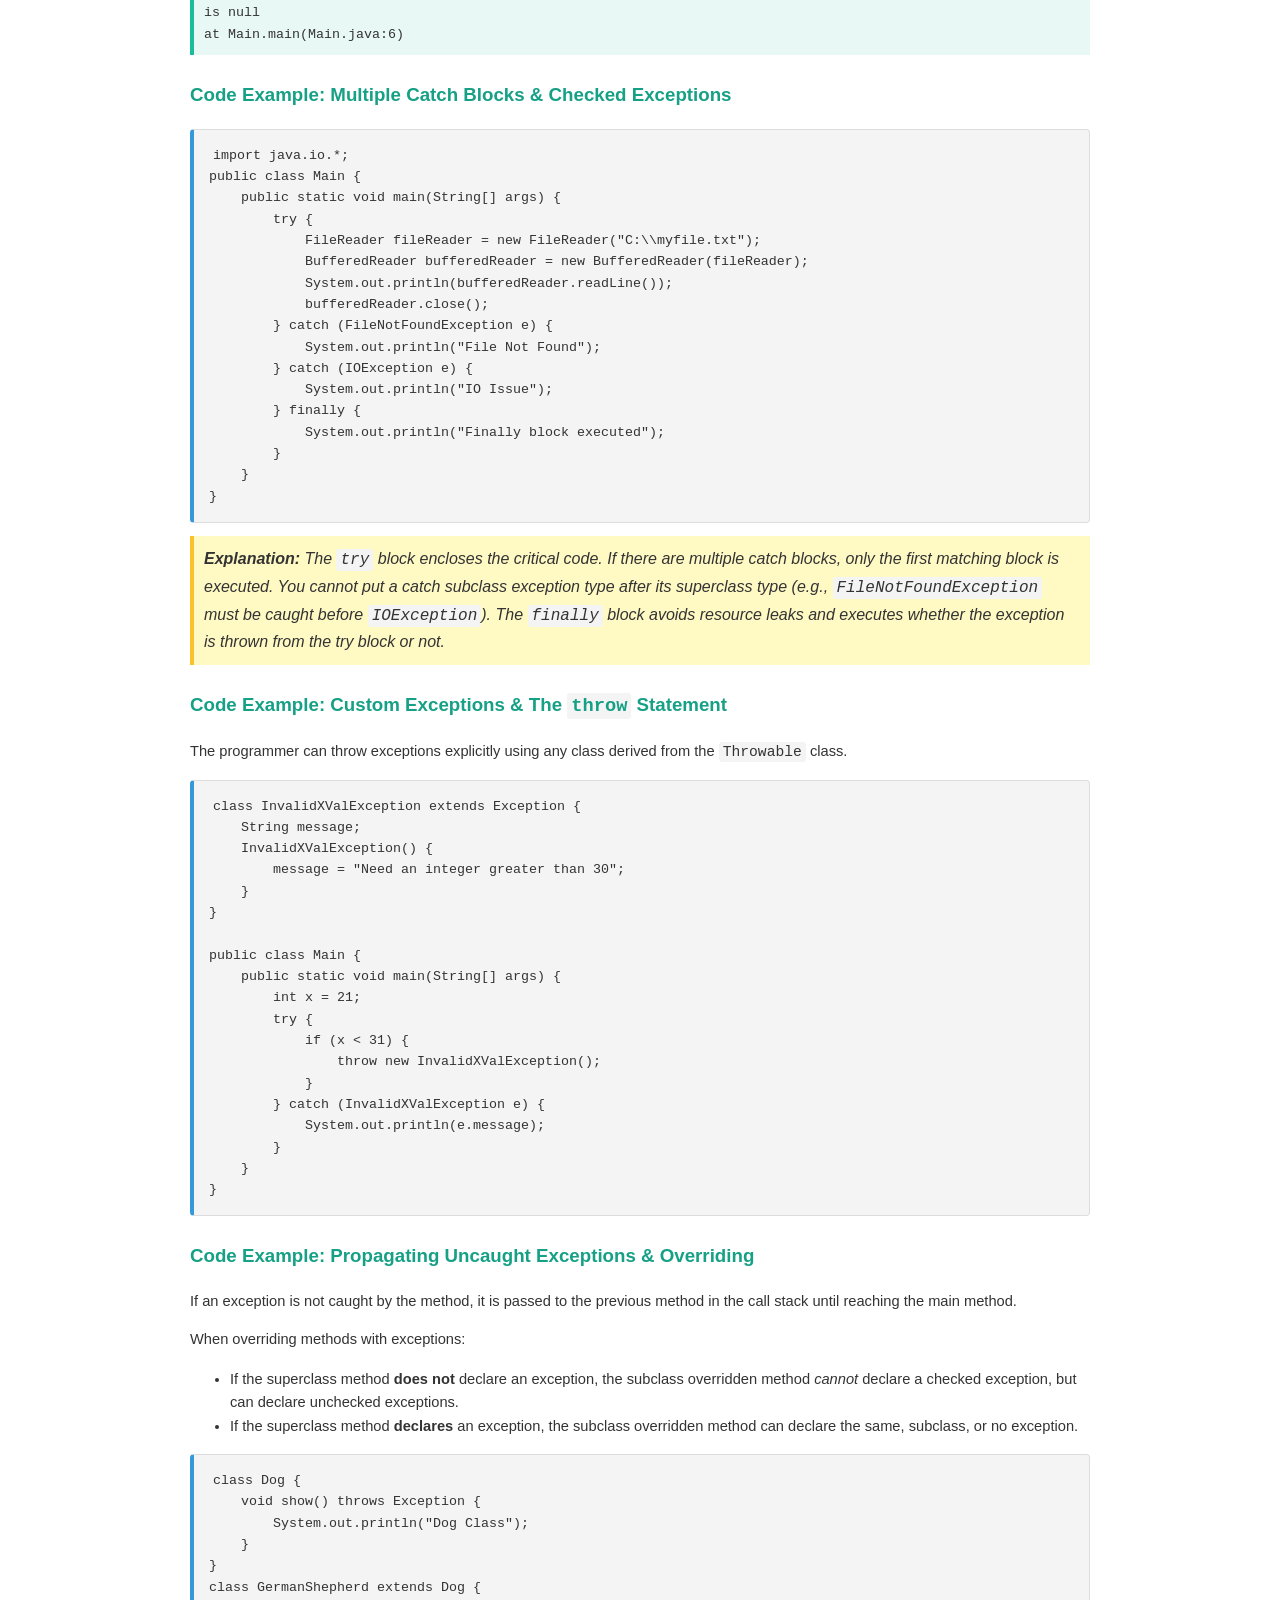
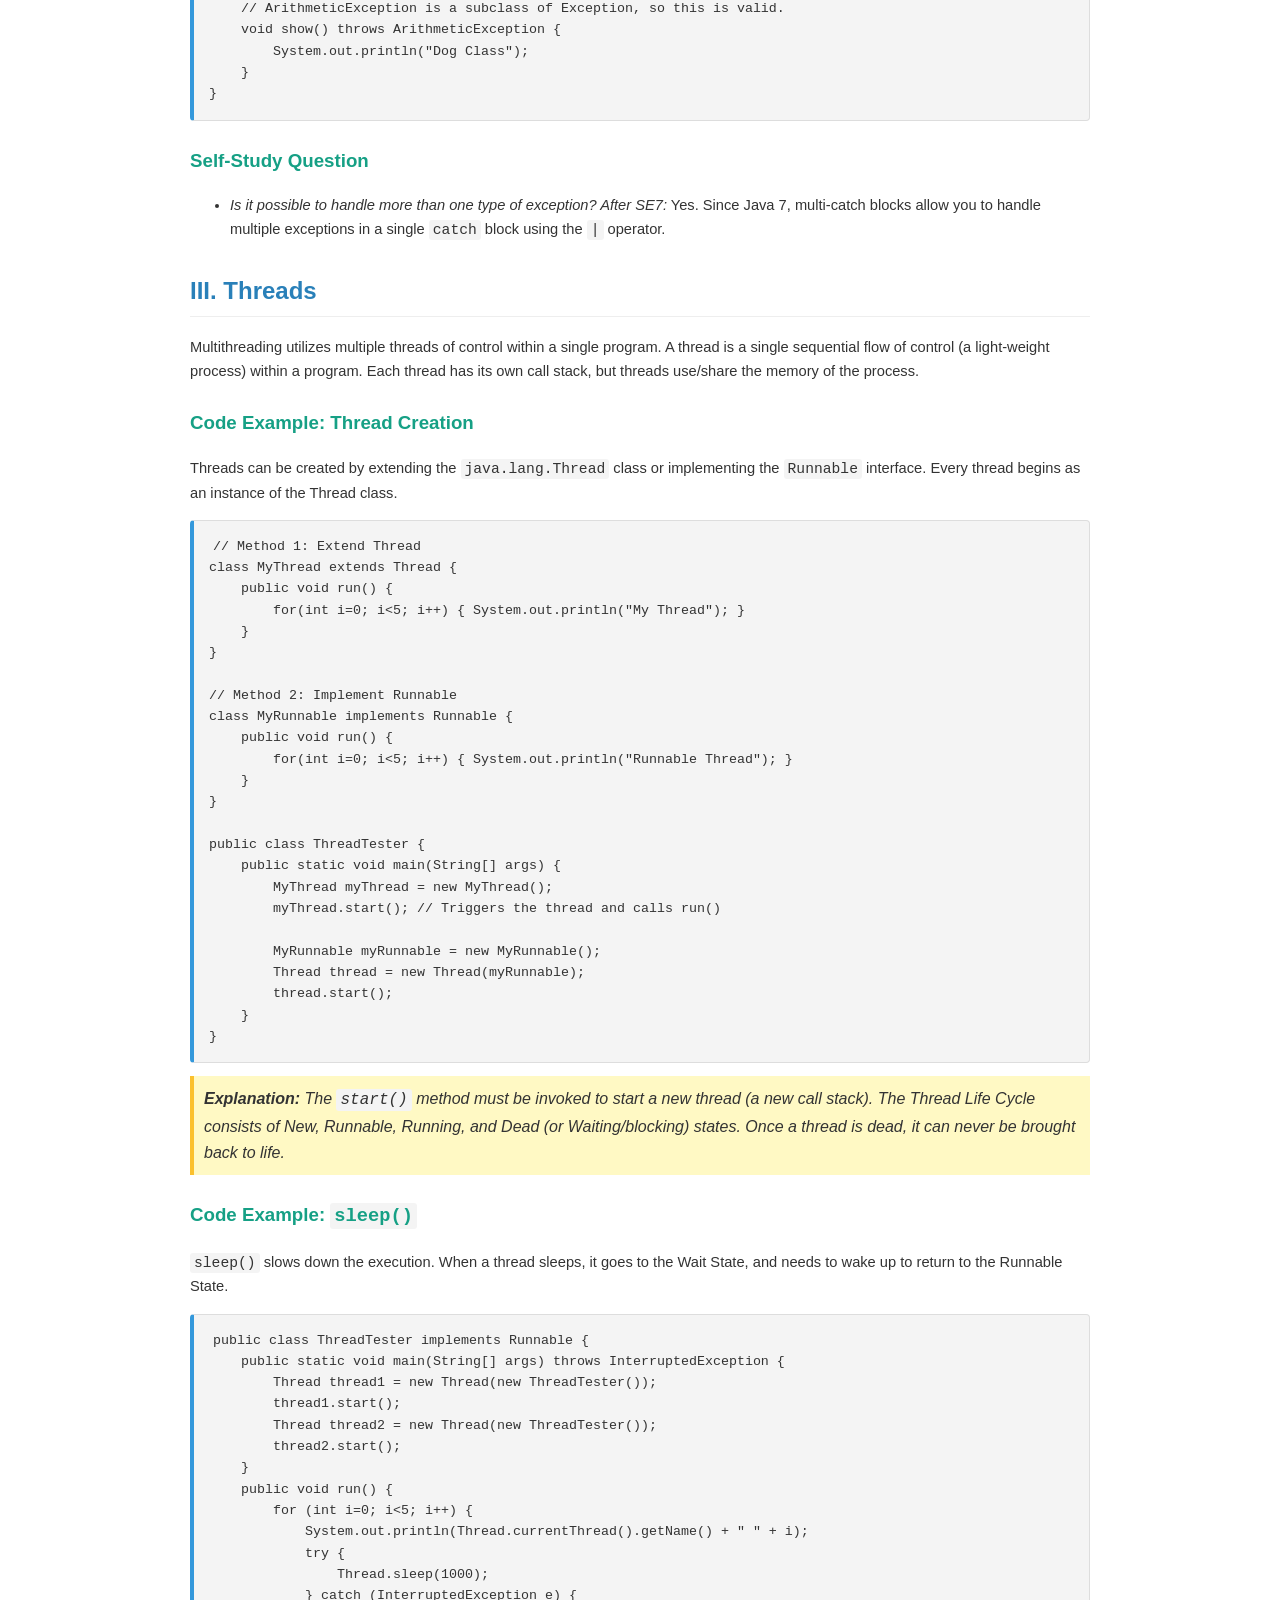
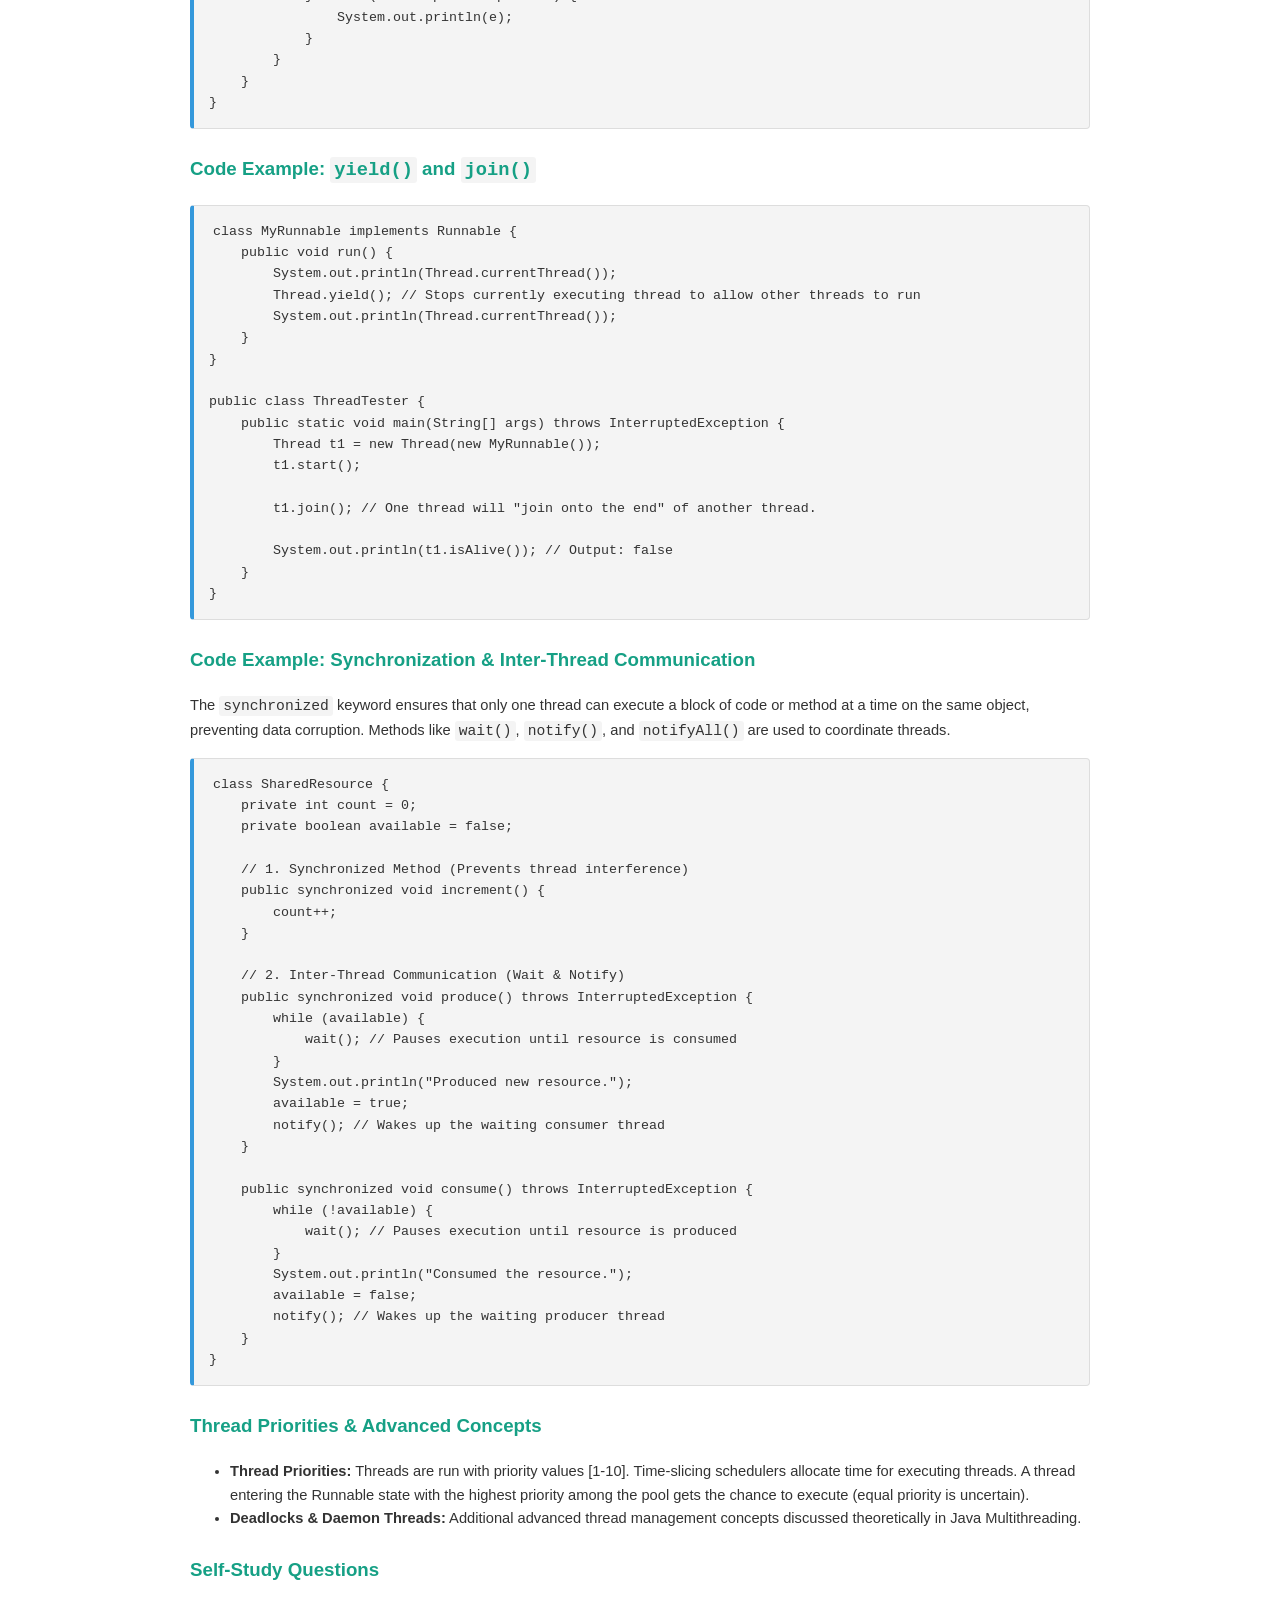
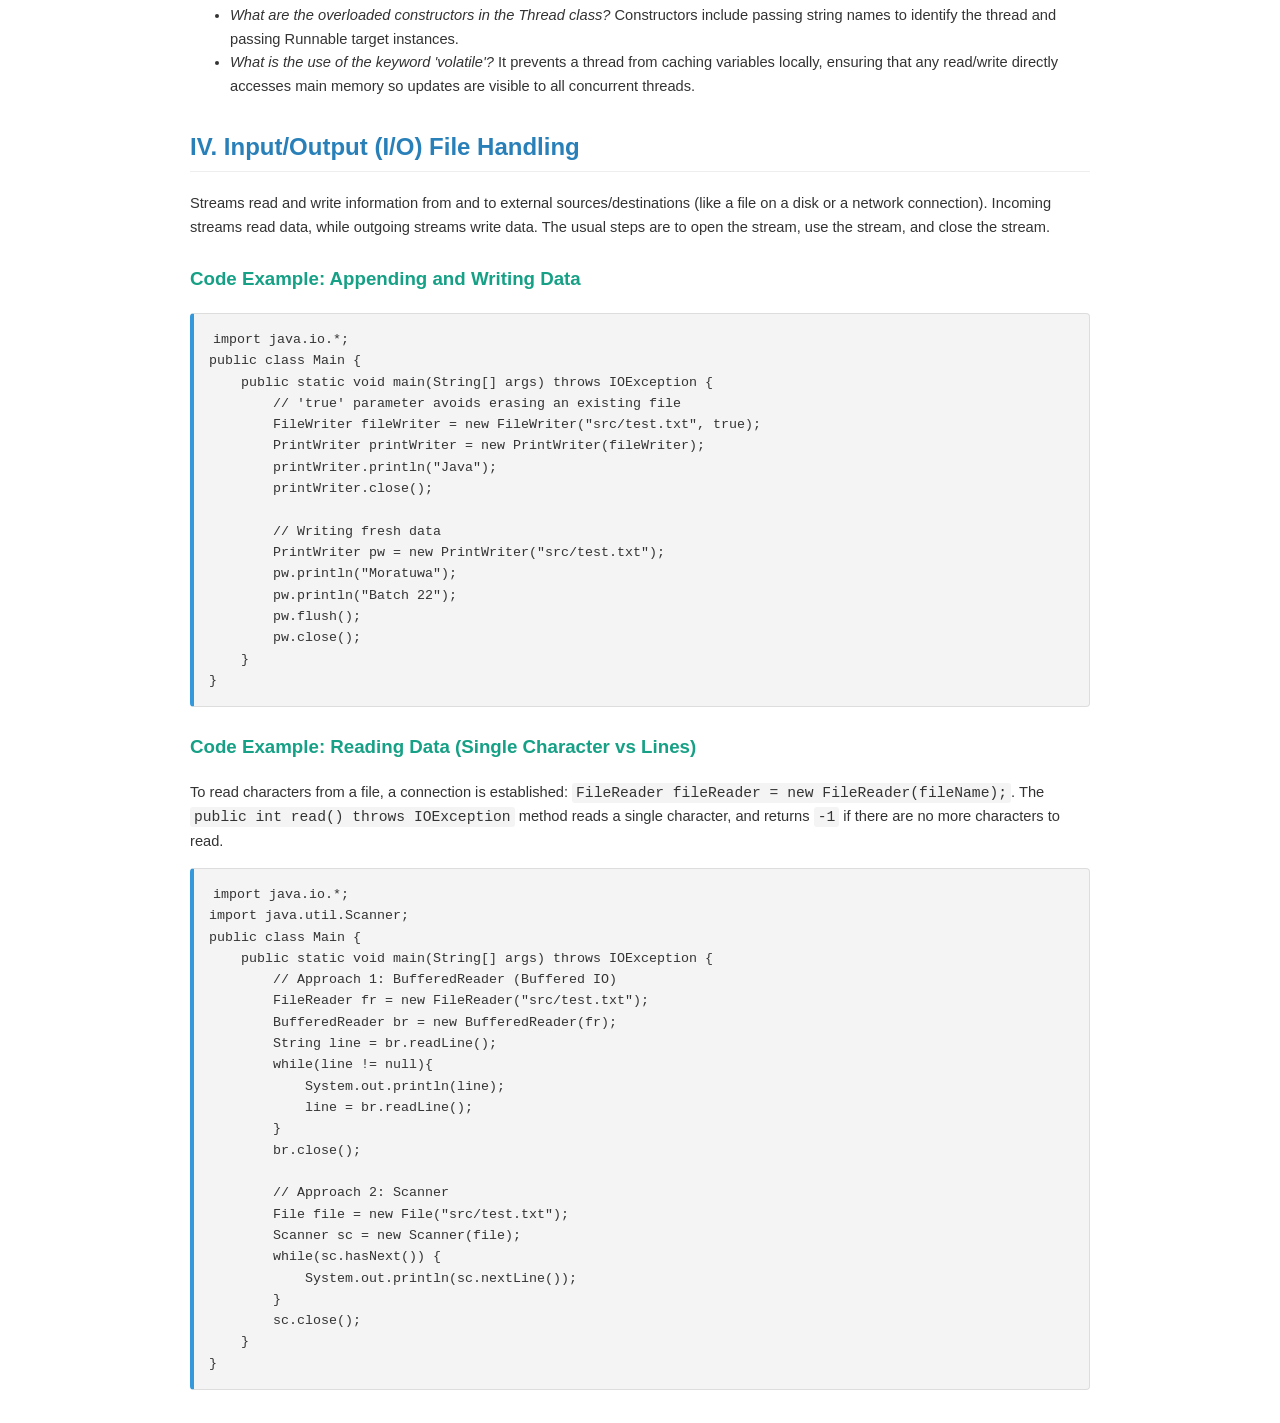
<file: other/java-theory2-guide.html>
<!DOCTYPE html>
<html lang="en">
<head>
<meta charset="UTF-8">
<meta name="viewport" content="width=device-width, initial-scale=1.0">
<title>Targeted Java OOP Study Guide: Full Coverage</title>
<style>
    body {
        font-family: 'Segoe UI', Tahoma, Geneva, Verdana, sans-serif;
        line-height: 1.6;
        color: #333;
        max-width: 900px;
        margin: 0 auto;
        padding: 20px;
    }
    h1 {
        color: #2c3e50;
        text-align: center;
        border-bottom: 2px solid #3498db;
        padding-bottom: 10px;
    }
    h2 {
        color: #2980b9;
        margin-top: 30px;
        border-bottom: 1px solid #eee;
        padding-bottom: 5px;
    }
    h3 {
        color: #16a085;
        margin-top: 25px;
    }
    p, li {
        font-size: 11pt;
    }
    pre {
        background-color: #f4f4f4;
        border: 1px solid #ddd;
        border-left: 4px solid #3498db;
        padding: 15px;
        overflow-x: auto;
        border-radius: 4px;
        font-family: 'Courier New', Courier, monospace;
        font-size: 10pt;
    }
    code {
        font-family: 'Courier New', Courier, monospace;
        background-color: #f4f4f4;
        padding: 2px 4px;
        border-radius: 3px;
    }
    .output-box {
        background-color: #e8f8f5;
        border-left: 4px solid #1abc9c;
        padding: 10px;
        margin: 10px 0;
        font-family: 'Courier New', Courier, monospace;
        font-size: 10pt;
    }
    .explanation-box {
        background-color: #fff9c4;
        border-left: 4px solid #fbc02d;
        padding: 10px;
        margin: 10px 0;
        font-style: italic;
    }
    @media print {
        body { margin: 0; padding: 10mm; max-width: 100%; }
        pre, .output-box, .explanation-box { page-break-inside: avoid; }
        h2, h3 { page-break-after: avoid; }
    }
</style>
</head>
<body>

    <h1>Targeted Java OOP Study Guide</h1>
    <p style="text-align: center;"><strong>Full Coverage: Strings, Exceptions, Threads, and File Handling</strong></p>

    <h2>I. Java Strings & Builders</h2>
    <p>Strings are immutable objects; once a value is assigned, that specific object in memory cannot be changed. Modifying a string actually creates a brand new String object.</p>

    <h3>Code Example: <code>==</code> vs <code>.equals()</code></h3>
<pre><code>public class Main {
    public static void main(String[] args) {
        String a = "Sri Lanka"; 
        String b = "Sri Lanka";
        if (a == b) { System.out.println("Yes"); } else { System.out.println("No"); } 

        String c = new String("Sri Lanka"); 
        String d = new String("Sri Lanka");
        if (c == d) { System.out.println("Yes"); } else { System.out.println("No"); } 
        if (c.equals(d)) { System.out.println("Yes"); } else { System.out.println("No"); } 
    }
}</code></pre>
    <div class="output-box">
        <strong>Output:</strong><br>
        Yes<br>
        No<br>
        Yes
    </div>
    <div class="explanation-box">
        <strong>Explanation:</strong> The <code>==</code> operator checks whether the references point to the exact same memory location (which is true for literal strings <code>a</code> and <code>b</code> in the String Pool, but false for <code>c</code> and <code>d</code> which are forced onto the heap via <code>new</code>). The <code>.equals()</code> method strictly evaluates the actual character content, returning true for <code>c</code> and <code>d</code>.
    </div>

    <h3>Code Example: String Methods</h3>
<pre><code>String a = "Sri Lanka";
System.out.println(a.length()); // Output: 9
System.out.println(a.charAt(1)); // Output: r
System.out.println(a.toLowerCase()); // Output: sri lanka
System.out.println(a.concat(" Travel")); // Output: Sri Lanka Travel
System.out.println(a.toUpperCase()); // Output: SRI LANKA
System.out.println(a.equals("Sri Lanka")); // Output: true
System.out.println(a.equalsIgnoreCase("sRi Lanka")); // Output: true

String c = new String("Batch IT at");
System.out.println(c.substring(2)); // Output: tch IT at
System.out.println(c.substring(1, 4)); // Output: atc (end index is exclusive)
System.out.println(c.replace('a', 'B')); // Output: BBtch IT Bt
System.out.println(c.replaceFirst("a", "B")); // Output: BBtch IT at
System.out.println(c.replace("at", "B")); // Output: BBch IT B
System.out.println(c.replaceFirst("at", "B")); // Output: BBch IT at</code></pre>

    <h3>Code Example: StringBuilder & StringBuffer</h3>
    <p>StringBuilder and StringBuffer are used for mutable strings and are similar; however, StringBuilder is not thread-safe.</p>
<pre><code>StringBuilder sb1 = new StringBuilder("Java");
System.out.println(sb1.capacity()); 
System.out.println(sb1.length()); // Output: 4

sb1.append(" Python"); // Value is now "Java Python"
sb1.setCharAt(2, 'B'); // Value is now "JaBa Python"

System.out.println(sb1.reverse()); // Output: nohtyP aBaJ
System.out.println(sb1.insert(1, "xyz")); // Output: nxyzohtyP aBaJ

sb1.deleteCharAt(1); 
sb1.delete(1, 3);
sb1.setLength(6);

StringBuilder a = new StringBuilder("Hello");
System.out.println(a.append(" World").reverse().replace(1, 2, "Earth"));
// Hello -> Hello World -> dlroW olleH -> dEarthroW olleH</code></pre>

    <h3>Self-Study Questions</h3>
    <ul>
        <li><em>The use of <code>compareTo</code> method in Java String:</em> It lexicographically compares two strings, returning 0 if equal, a negative integer if the calling string is smaller, and a positive integer if larger.</li>
    </ul>

    <h2>II. Exception Handling</h2>
    <p>An exception is an indication of a problem that occurs during a program's execution. Use only classes that extend <code>Throwable</code> directly or indirectly for exception handling.</p>
    <ul>
        <li><strong>Checked Exceptions:</strong> Enforced by the compiler (the catch-or-declare rule). A method must either handle the exception OR specify the exception using <code>throws</code>. Examples: <code>IOException</code>, <code>FileNotFoundException</code>.</li>
        <li><strong>Unchecked Exceptions:</strong> All exceptions that are direct or indirect subclasses of <code>RuntimeException</code>. These usually happen due to the defects of your code and are not checked at compile time. Examples: <code>ArithmeticException</code>, <code>ArrayIndexOutOfBoundsException</code>.</li>
    </ul>

    <h3>Understanding the Stack Trace</h3>
    <p>When an exception occurs and is not handled, the program terminates and outputs a Stack Trace. The Stack Trace includes:</p>
    <ul>
        <li>The Name of the exception.</li>
        <li>The Method-call stack at the time the exception happens.</li>
        <li>The Throw point (the initial point at which the exception occurs).</li>
    </ul>

    <h3>Code Example: Unhandled Exceptions</h3>
<pre><code>import java.util.Scanner;
public class Main {
    public static void main(String[] args) {
        Scanner sc = new Scanner(System.in);
        int n1 = sc.nextInt(); // User enters 34
        int n2 = sc.nextInt(); // User enters 0
        divide(n1, n2);
    }
    public static void divide(int n1, int n2) {
        System.out.println(n1 / n2); 
    }
}</code></pre>
    <div class="output-box">
        <strong>Output:</strong><br>
        Exception in thread "main" java.lang.ArithmeticException: / by zero<br>
        at Main.divide(Main.java:17)<br>
        at Main.main(Main.java:13)
    </div>

    <h3>Code Example: NullPointerException</h3>
<pre><code>public class Main {
    public static void main(String[] args) {
        String a = null;
        System.out.println(a.concat("Java"));
    }
}</code></pre>
    <div class="output-box">
        <strong>Output:</strong><br>
        Exception in thread "main" java.lang.NullPointerException: Cannot invoke "String.concat(String)" because "a" is null<br>
        at Main.main(Main.java:6)
    </div>

    <h3>Code Example: Multiple Catch Blocks & Checked Exceptions</h3>
<pre><code>import java.io.*;
public class Main {
    public static void main(String[] args) {
        try {
            FileReader fileReader = new FileReader("C:\\myfile.txt");
            BufferedReader bufferedReader = new BufferedReader(fileReader);
            System.out.println(bufferedReader.readLine());
            bufferedReader.close();
        } catch (FileNotFoundException e) {
            System.out.println("File Not Found");
        } catch (IOException e) {
            System.out.println("IO Issue");
        } finally {
            System.out.println("Finally block executed");
        }
    }
}</code></pre>
    <div class="explanation-box">
        <strong>Explanation:</strong> The <code>try</code> block encloses the critical code. If there are multiple catch blocks, only the first matching block is executed. You cannot put a catch subclass exception type after its superclass type (e.g., <code>FileNotFoundException</code> must be caught before <code>IOException</code>). The <code>finally</code> block avoids resource leaks and executes whether the exception is thrown from the try block or not.
    </div>

    <h3>Code Example: Custom Exceptions & The <code>throw</code> Statement</h3>
    <p>The programmer can throw exceptions explicitly using any class derived from the <code>Throwable</code> class.</p>
<pre><code>class InvalidXValException extends Exception {
    String message;
    InvalidXValException() { 
        message = "Need an integer greater than 30"; 
    }
}

public class Main {
    public static void main(String[] args) {
        int x = 21;
        try {
            if (x < 31) { 
                throw new InvalidXValException(); 
            }
        } catch (InvalidXValException e) {
            System.out.println(e.message); 
        }
    }
}</code></pre>

    <h3>Code Example: Propagating Uncaught Exceptions & Overriding</h3>
    <p>If an exception is not caught by the method, it is passed to the previous method in the call stack until reaching the main method.</p>
    <p>When overriding methods with exceptions:</p>
    <ul>
        <li>If the superclass method <strong>does not</strong> declare an exception, the subclass overridden method <em>cannot</em> declare a checked exception, but can declare unchecked exceptions.</li>
        <li>If the superclass method <strong>declares</strong> an exception, the subclass overridden method can declare the same, subclass, or no exception.</li>
    </ul>
<pre><code>class Dog {
    void show() throws Exception { 
        System.out.println("Dog Class"); 
    }
}
class GermanShepherd extends Dog {
    // ArithmeticException is a subclass of Exception, so this is valid.
    void show() throws ArithmeticException { 
        System.out.println("Dog Class"); 
    }
}</code></pre>

    <h3>Self-Study Question</h3>
    <ul>
        <li><em>Is it possible to handle more than one type of exception? After SE7:</em> Yes. Since Java 7, multi-catch blocks allow you to handle multiple exceptions in a single <code>catch</code> block using the <code>|</code> operator.</li>
    </ul>

    <h2>III. Threads</h2>
    <p>Multithreading utilizes multiple threads of control within a single program. A thread is a single sequential flow of control (a light-weight process) within a program. Each thread has its own call stack, but threads use/share the memory of the process.</p>

    <h3>Code Example: Thread Creation</h3>
    <p>Threads can be created by extending the <code>java.lang.Thread</code> class or implementing the <code>Runnable</code> interface. Every thread begins as an instance of the Thread class.</p>
<pre><code>// Method 1: Extend Thread
class MyThread extends Thread {
    public void run() {
        for(int i=0; i<5; i++) { System.out.println("My Thread"); }
    }
}

// Method 2: Implement Runnable
class MyRunnable implements Runnable {
    public void run() {
        for(int i=0; i<5; i++) { System.out.println("Runnable Thread"); }
    }
}

public class ThreadTester {
    public static void main(String[] args) {
        MyThread myThread = new MyThread();
        myThread.start(); // Triggers the thread and calls run()
        
        MyRunnable myRunnable = new MyRunnable();
        Thread thread = new Thread(myRunnable);
        thread.start();
    }
}</code></pre>
    <div class="explanation-box">
        <strong>Explanation:</strong> The <code>start()</code> method must be invoked to start a new thread (a new call stack). The Thread Life Cycle consists of New, Runnable, Running, and Dead (or Waiting/blocking) states. Once a thread is dead, it can never be brought back to life.
    </div>

    <h3>Code Example: <code>sleep()</code></h3>
    <p><code>sleep()</code> slows down the execution. When a thread sleeps, it goes to the Wait State, and needs to wake up to return to the Runnable State.</p>
<pre><code>public class ThreadTester implements Runnable {
    public static void main(String[] args) throws InterruptedException {
        Thread thread1 = new Thread(new ThreadTester());
        thread1.start();
        Thread thread2 = new Thread(new ThreadTester());
        thread2.start();
    }
    public void run() {
        for (int i=0; i<5; i++) {
            System.out.println(Thread.currentThread().getName() + " " + i);
            try {
                Thread.sleep(1000);
            } catch (InterruptedException e) {
                System.out.println(e);
            }
        }
    }
}</code></pre>

    <h3>Code Example: <code>yield()</code> and <code>join()</code></h3>
<pre><code>class MyRunnable implements Runnable {
    public void run() {
        System.out.println(Thread.currentThread());
        Thread.yield(); // Stops currently executing thread to allow other threads to run
        System.out.println(Thread.currentThread());
    }
}

public class ThreadTester {
    public static void main(String[] args) throws InterruptedException {
        Thread t1 = new Thread(new MyRunnable());
        t1.start();
        
        t1.join(); // One thread will "join onto the end" of another thread.
        
        System.out.println(t1.isAlive()); // Output: false
    }
}</code></pre>

    <h3>Code Example: Synchronization & Inter-Thread Communication</h3>
    <p>The <code>synchronized</code> keyword ensures that only one thread can execute a block of code or method at a time on the same object, preventing data corruption. Methods like <code>wait()</code>, <code>notify()</code>, and <code>notifyAll()</code> are used to coordinate threads.</p>
<pre><code>class SharedResource {
    private int count = 0;
    private boolean available = false;

    // 1. Synchronized Method (Prevents thread interference)
    public synchronized void increment() {
        count++;
    }

    // 2. Inter-Thread Communication (Wait & Notify)
    public synchronized void produce() throws InterruptedException {
        while (available) {
            wait(); // Pauses execution until resource is consumed
        }
        System.out.println("Produced new resource.");
        available = true;
        notify(); // Wakes up the waiting consumer thread
    }

    public synchronized void consume() throws InterruptedException {
        while (!available) {
            wait(); // Pauses execution until resource is produced
        }
        System.out.println("Consumed the resource.");
        available = false;
        notify(); // Wakes up the waiting producer thread
    }
}</code></pre>

    <h3>Thread Priorities & Advanced Concepts</h3>
    <ul>
        <li><strong>Thread Priorities:</strong> Threads are run with priority values [1-10]. Time-slicing schedulers allocate time for executing threads. A thread entering the Runnable state with the highest priority among the pool gets the chance to execute (equal priority is uncertain).</li>
        <li><strong>Deadlocks & Daemon Threads:</strong> Additional advanced thread management concepts discussed theoretically in Java Multithreading.</li>
    </ul>

    <h3>Self-Study Questions</h3>
    <ul>
        <li><em>What are the overloaded constructors in the Thread class?</em> Constructors include passing string names to identify the thread and passing Runnable target instances.</li>
        <li><em>What is the use of the keyword 'volatile'?</em> It prevents a thread from caching variables locally, ensuring that any read/write directly accesses main memory so updates are visible to all concurrent threads.</li>
    </ul>

    <h2>IV. Input/Output (I/O) File Handling</h2>
    <p>Streams read and write information from and to external sources/destinations (like a file on a disk or a network connection). Incoming streams read data, while outgoing streams write data. The usual steps are to open the stream, use the stream, and close the stream.</p>

    <h3>Code Example: Appending and Writing Data</h3>
<pre><code>import java.io.*;
public class Main {
    public static void main(String[] args) throws IOException {
        // 'true' parameter avoids erasing an existing file
        FileWriter fileWriter = new FileWriter("src/test.txt", true);
        PrintWriter printWriter = new PrintWriter(fileWriter);
        printWriter.println("Java");
        printWriter.close();
        
        // Writing fresh data
        PrintWriter pw = new PrintWriter("src/test.txt");
        pw.println("Moratuwa");
        pw.println("Batch 22");
        pw.flush();
        pw.close();
    }
}</code></pre>

    <h3>Code Example: Reading Data (Single Character vs Lines)</h3>
    <p>To read characters from a file, a connection is established: <code>FileReader fileReader = new FileReader(fileName);</code>. The <code>public int read() throws IOException</code> method reads a single character, and returns <code>-1</code> if there are no more characters to read.</p>
<pre><code>import java.io.*;
import java.util.Scanner;
public class Main {
    public static void main(String[] args) throws IOException {
        // Approach 1: BufferedReader (Buffered IO)
        FileReader fr = new FileReader("src/test.txt");
        BufferedReader br = new BufferedReader(fr);
        String line = br.readLine();
        while(line != null){
            System.out.println(line);
            line = br.readLine();
        }
        br.close();

        // Approach 2: Scanner
        File file = new File("src/test.txt");
        Scanner sc = new Scanner(file);
        while(sc.hasNext()) {
            System.out.println(sc.nextLine());
        }
        sc.close();
    }
}</code></pre>

</body>
</html>
</file>
